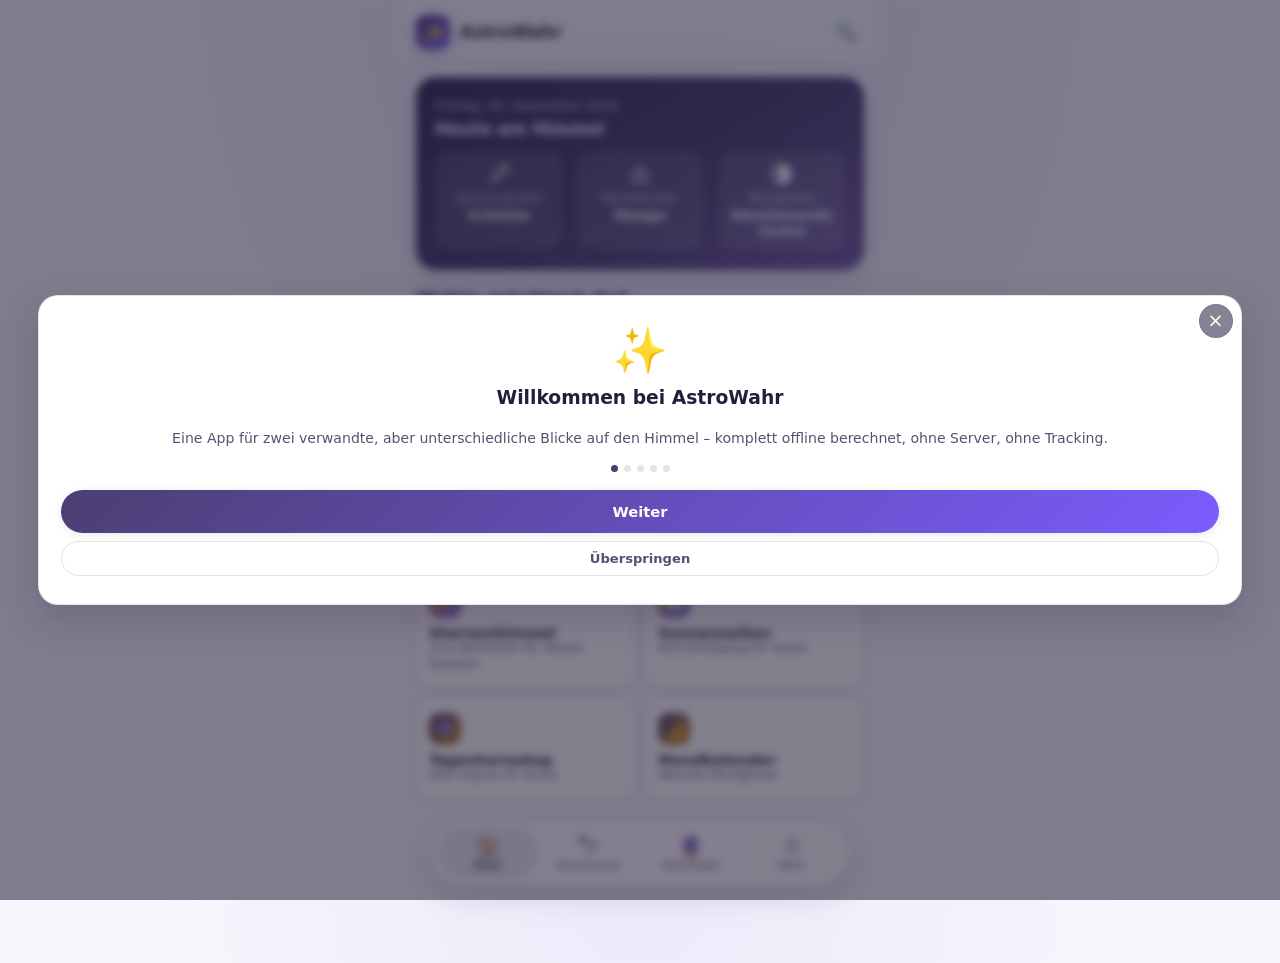
<file: index.html>
<!DOCTYPE html>
<html lang="de">
<head>
    <meta name="robots" content="noindex, nofollow">
<meta charset="UTF-8">
<meta name="viewport" content="width=device-width, initial-scale=1, maximum-scale=1, user-scalable=no, viewport-fit=cover">
<meta name="theme-color" content="#f7f6fc">
<meta name="description" content="AstroWahr – Astronomie und Astrologie: Geburtshoroskop, Tageshoroskop, Transite, Kompatibilität, Mondkalender, Tarot sowie ein live berechneter Sternenhimmel mit Zeitreise, Planeten-Fakten und Sonnenzeiten, komplett offline berechnet.">
<title>AstroWahr</title>
<link rel="manifest" href="manifest.json">
<link rel="apple-touch-icon" href="icon-180.png">
<meta name="apple-mobile-web-app-capable" content="yes">
<meta name="apple-mobile-web-app-status-bar-style" content="black-translucent">
<meta name="apple-mobile-web-app-title" content="AstroWahr">
<link rel="icon" href="icon-192.png" type="image/png">
<link rel="stylesheet" href="style.css">
<script>
(function () {
  try {
    var pref = localStorage.getItem('astrowahr.theme') || 'light';
    var effective = pref === 'system' ? (window.matchMedia && window.matchMedia('(prefers-color-scheme: dark)').matches ? 'dark' : 'light') : pref;
    if (effective === 'dark') document.documentElement.setAttribute('data-theme', 'dark');
  } catch (e) {}
})();
</script>
</head>
<body>
<div id="app">

  <header class="topbar">
    <button class="back-btn" id="backBtn" style="display:none;" aria-label="Zurück">←</button>
    <div class="brand" id="brandHeader">
      <div class="brand-badge">✨</div>
      <h1>AstroWahr</h1>
    </div>
    <button class="topbar-search-btn" id="searchBtn" aria-label="Suche">🔍</button>
  </header>

  <main id="view">

    <!-- START (Weiche: Astronomie / Astrologie) -->
    <section class="tab" id="tab-start" data-title="AstroWahr">
      <div class="hero-card">
        <div class="hero-date" id="heroDate">–</div>
        <div style="font-weight:700; font-size:1.05rem;">Heute am Himmel</div>
        <div class="hero-row" id="heroSky"></div>
      </div>
      <h2 class="section-title">Wohin möchtest du?</h2>
      <div class="bento" id="forkBento"></div>
      <h2 class="section-title">Schnellzugriff</h2>
      <div class="bento" id="quickBento"></div>
    </section>

    <!-- ASTROLOGIE (Hub) -->
    <section class="tab" id="tab-astrologie" data-title="Astrologie">
      <h2 class="section-title">Astrologie</h2>
      <div class="bento" id="astrologieBento"></div>
      <h2 class="section-title">Deine Profile</h2>
      <div id="astrologieProfiles"></div>
    </section>

    <!-- ASTRONOMIE (Hub) -->
    <section class="tab" id="tab-astronomie" data-title="Astronomie">
      <h2 class="section-title">Astronomie</h2>
      <p class="hint">Reine, unabhängig überprüfbare Himmelsmechanik und Fakten – ohne symbolische Deutung.</p>
      <div class="bento" id="astronomieBento"></div>
    </section>

    <!-- ASTRONOMIE: HIMMEL JETZT -->
    <section class="tab" id="tab-astro-live" data-title="Himmel jetzt">
      <div id="astroLiveRoot"></div>
    </section>

    <!-- ASTRONOMIE: PLANETEN-STECKBRIEFE -->
    <section class="tab" id="tab-astro-planets" data-title="Planeten-Steckbriefe">
      <div id="astroPlanetsRoot"></div>
    </section>

    <!-- ASTRONOMIE: SONNENAUF-/-UNTERGANG -->
    <section class="tab" id="tab-astro-sun" data-title="Sonnenauf-/-untergang">
      <div id="astroSunRoot"></div>
    </section>

    <!-- ASTRONOMIE: STERNBILDER & PRÄZESSION -->
    <section class="tab" id="tab-astro-precession" data-title="Sternbilder & Präzession">
      <div id="astroPrecessionRoot"></div>
    </section>

    <!-- ASTRONOMIE: JAHRESZEITEN -->
    <section class="tab" id="tab-astro-seasons" data-title="Jahreszeiten-Rechner">
      <div id="astroSeasonsRoot"></div>
    </section>

    <!-- ASTRONOMIE: STERNENHIMMEL (live, SterneWahr-Technologie) -->
    <section class="tab" id="tab-sternenhimmel" data-title="Sternenhimmel">
      <div id="sternenhimmelRoot"></div>
    </section>

    <!-- WELTRAUMKUNDE (Hub) -->
    <section class="tab" id="tab-weltraum" data-title="Weltraumkunde">
      <div id="weltraumRoot"></div>
    </section>

    <!-- WELTRAUMKUNDE: LEXIKON -->
    <section class="tab" id="tab-weltraum-lexikon" data-title="Weltraumkunde-Lexikon">
      <div id="weltraumLexikonRoot"></div>
    </section>

    <!-- WELTRAUMKUNDE: STERNENTWICKLUNG -->
    <section class="tab" id="tab-weltraum-sterne" data-title="Sternentwicklung">
      <div id="weltraumSterneRoot"></div>
    </section>

    <!-- WELTRAUMKUNDE: RAUMFAHRT-ZEITSTRAHL -->
    <section class="tab" id="tab-weltraum-zeitstrahl" data-title="Raumfahrt-Zeitstrahl">
      <div id="weltraumZeitstrahlRoot"></div>
    </section>

    <!-- TAGESHOROSKOP -->
    <section class="tab" id="tab-horoskop" data-title="Tageshoroskop">
      <p class="hint">Wähle dein Sternzeichen für den heutigen Impuls – berechnet aus echter Mond- und Planetenstellung, täglich neu.</p>
      <div class="sign-grid" id="horoskopSignGrid"></div>
      <div id="horoskopResult"></div>
    </section>

    <!-- GEBURTSHOROSKOP -->
    <section class="tab" id="tab-chart" data-title="Geburtshoroskop">
      <div id="chartRoot"></div>
    </section>

    <!-- TRANSITE -->
    <section class="tab" id="tab-transite" data-title="Transite">
      <div id="transiteRoot"></div>
    </section>

    <!-- KOMPATIBILITÄT -->
    <section class="tab" id="tab-kompat" data-title="Kompatibilität">
      <div id="kompatRoot"></div>
    </section>

    <!-- MONDKALENDER -->
    <section class="tab" id="tab-mond" data-title="Mondkalender">
      <div id="mondRoot"></div>
    </section>

    <!-- TAROT -->
    <section class="tab" id="tab-tarot" data-title="Tarot">
      <div id="tarotRoot"></div>
    </section>

    <!-- ASTRO-LEXIKON -->
    <section class="tab" id="tab-astrolex" data-title="Astro-Lexikon">
      <div id="astrolexRoot"></div>
    </section>

    <!-- MEHR -->
    <section class="tab" id="tab-mehr" data-title="Mehr">
      <div class="bento" id="mehrBento"></div>
    </section>

    <!-- ANLEITUNG -->
    <section class="tab" id="tab-anleitung" data-title="Anleitung">
      <div id="anleitungRoot" class="legal-content"></div>
    </section>

    <!-- EINSTELLUNGEN -->
    <section class="tab" id="tab-einstellungen" data-title="Einstellungen">
      <div id="einstellungenRoot"></div>
    </section>

    <!-- RECHTLICHES -->
    <section class="tab" id="tab-rechtliches" data-title="Rechtliches">
      <div id="rechtlichesRoot"></div>
    </section>

    <!-- IMPRESSUM -->
    <section class="tab" id="tab-impressum" data-title="Impressum">
      <div class="legal-content" id="impressumInline"></div>
    </section>

    <!-- DATENSCHUTZ -->
    <section class="tab" id="tab-datenschutz" data-title="Datenschutz">
      <div class="legal-content" id="datenschutzInline"></div>
    </section>

    <!-- LIZENZEN -->
    <section class="tab" id="tab-lizenzen" data-title="Quellen und Lizenzen">
      <div class="legal-content" id="lizenzenInline"></div>
    </section>

    <div class="app-footer">✨ AstroWahr<span class="fdot">·</span>Teil der „Wahr"-App-Familie</div>
  </main>

  <nav class="bottom-nav">
    <button data-tab="start"><span class="nav-glyph">🏠</span><span class="nav-label">Start</span></button>
    <button data-tab="astronomie"><span class="nav-glyph">🔭</span><span class="nav-label">Astronomie</span></button>
    <button data-tab="astrologie"><span class="nav-glyph">🔮</span><span class="nav-label">Astrologie</span></button>
    <button data-tab="mehr"><span class="nav-glyph">☰</span><span class="nav-label">Mehr</span></button>
  </nav>

  <div class="toast" id="toast"></div>

  <div class="modal-overlay" id="modalOverlay">
    <div class="modal-box" id="modalBox">
      <button class="modal-close" id="modalClose" aria-label="Schließen">×</button>
      <div class="modal-content" id="modalContent"></div>
      <div class="modal-zoom-controls" id="modalZoomControls" style="display:none;">
        <button id="zoomOutBtn">－</button>
        <button id="zoomResetBtn">100%</button>
        <button id="zoomInBtn">＋</button>
      </div>
    </div>
  </div>
</div>

<script src="no-zoom.js"></script>
<script src="astro.js"></script>
<script src="tarot-cards.js"></script>
<script src="tarot-art.js"></script>
<script src="app.js"></script>
</body>
</html>
</file>
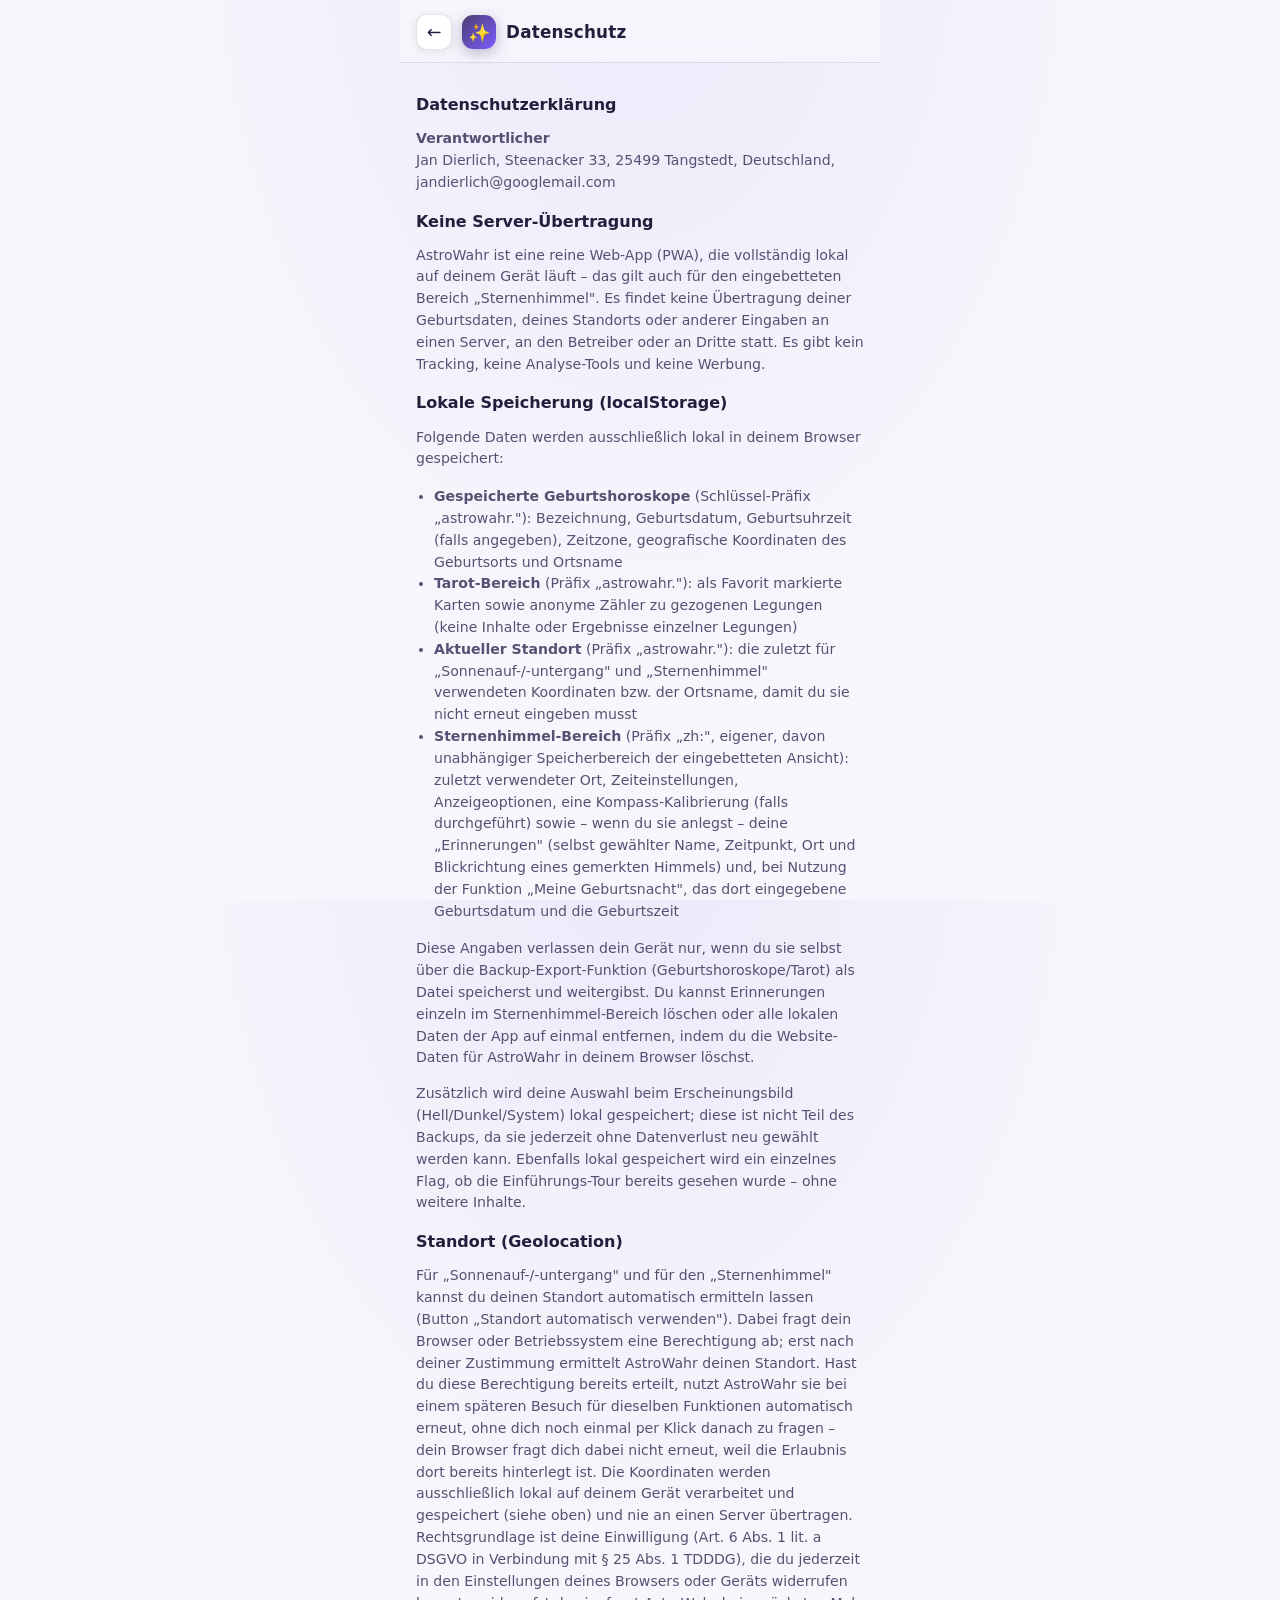
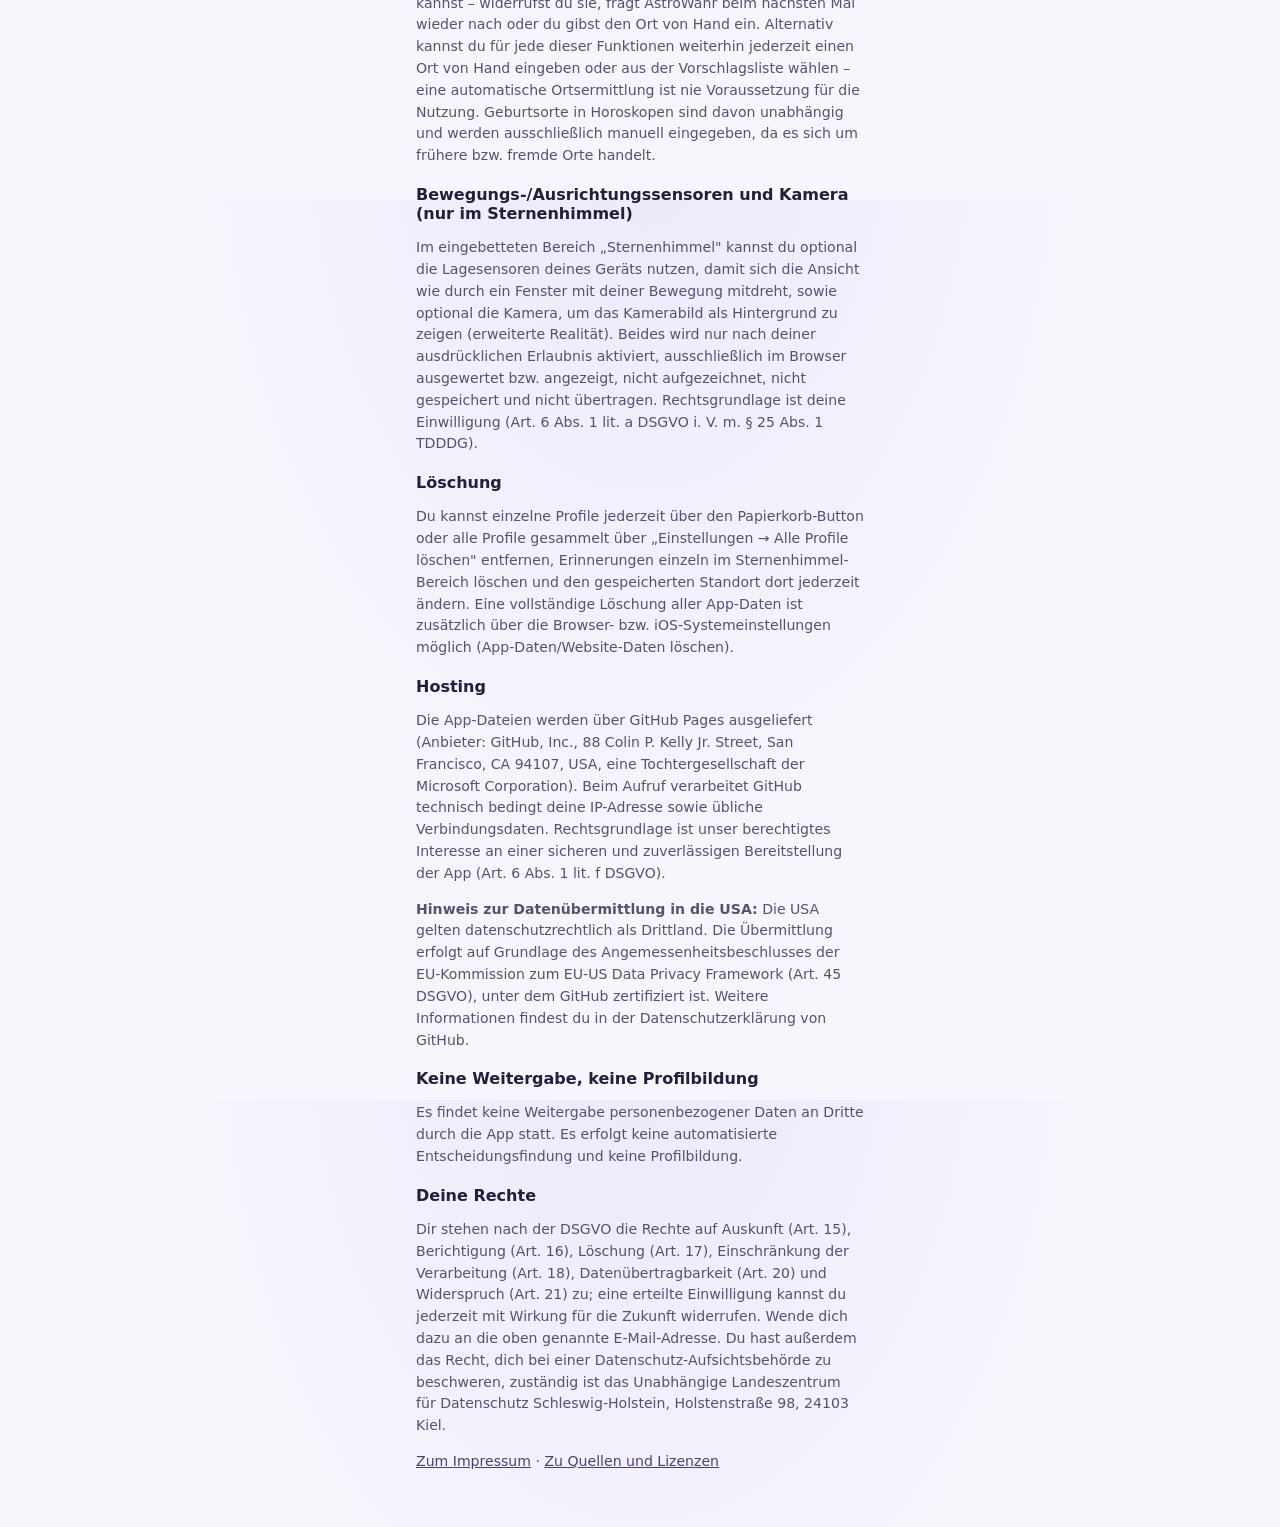
<file: datenschutz.html>
<!DOCTYPE html>
<html lang="de">
<head>
    <meta name="robots" content="noindex, nofollow">
<meta charset="UTF-8">
<meta name="viewport" content="width=device-width, initial-scale=1">
<title>Datenschutz – AstroWahr</title>
<link rel="icon" href="icon-192.png" type="image/png">
<link rel="stylesheet" href="style.css">
<script>
(function () {
  try {
    var pref = localStorage.getItem('astrowahr.theme') || 'light';
    var effective = pref === 'system' ? (window.matchMedia && window.matchMedia('(prefers-color-scheme: dark)').matches ? 'dark' : 'light') : pref;
    if (effective === 'dark') document.documentElement.setAttribute('data-theme', 'dark');
  } catch (e) {}
})();
</script>
</head>
<body>
<div id="app">
  <header class="topbar"><a href="index.html" class="back-btn" style="display:flex; text-decoration:none;">←</a><div class="brand"><div class="brand-badge">✨</div><h1>Datenschutz</h1></div></header>
  <main id="view" style="padding-bottom:40px;">
    <div class="legal-content">
      <h3>Datenschutzerklärung</h3>
      <p><b>Verantwortlicher</b><br>Jan Dierlich, Steenacker 33, 25499 Tangstedt, Deutschland, jandierlich@googlemail.com</p>
      <h3>Keine Server-Übertragung</h3>
      <p>AstroWahr ist eine reine Web-App (PWA), die vollständig lokal auf deinem Gerät läuft – das gilt auch für den eingebetteten Bereich „Sternenhimmel". Es findet keine Übertragung deiner Geburtsdaten, deines Standorts oder anderer Eingaben an einen Server, an den Betreiber oder an Dritte statt. Es gibt kein Tracking, keine Analyse-Tools und keine Werbung.</p>
      <h3>Lokale Speicherung (localStorage)</h3>
      <p>Folgende Daten werden ausschließlich lokal in deinem Browser gespeichert:</p>
      <ul>
        <li><b>Gespeicherte Geburtshoroskope</b> (Schlüssel-Präfix „astrowahr."): Bezeichnung, Geburtsdatum, Geburtsuhrzeit (falls angegeben), Zeitzone, geografische Koordinaten des Geburtsorts und Ortsname</li>
        <li><b>Tarot-Bereich</b> (Präfix „astrowahr."): als Favorit markierte Karten sowie anonyme Zähler zu gezogenen Legungen (keine Inhalte oder Ergebnisse einzelner Legungen)</li>
        <li><b>Aktueller Standort</b> (Präfix „astrowahr."): die zuletzt für „Sonnenauf-/-untergang" und „Sternenhimmel" verwendeten Koordinaten bzw. der Ortsname, damit du sie nicht erneut eingeben musst</li>
        <li><b>Sternenhimmel-Bereich</b> (Präfix „zh:", eigener, davon unabhängiger Speicherbereich der eingebetteten Ansicht): zuletzt verwendeter Ort, Zeiteinstellungen, Anzeigeoptionen, eine Kompass-Kalibrierung (falls durchgeführt) sowie – wenn du sie anlegst – deine „Erinnerungen" (selbst gewählter Name, Zeitpunkt, Ort und Blickrichtung eines gemerkten Himmels) und, bei Nutzung der Funktion „Meine Geburtsnacht", das dort eingegebene Geburtsdatum und die Geburtszeit</li>
      </ul>
      <p>Diese Angaben verlassen dein Gerät nur, wenn du sie selbst über die Backup-Export-Funktion (Geburtshoroskope/Tarot) als Datei speicherst und weitergibst. Du kannst Erinnerungen einzeln im Sternenhimmel-Bereich löschen oder alle lokalen Daten der App auf einmal entfernen, indem du die Website-Daten für AstroWahr in deinem Browser löschst.</p>
      <p>Zusätzlich wird deine Auswahl beim Erscheinungsbild (Hell/Dunkel/System) lokal gespeichert; diese ist nicht Teil des Backups, da sie jederzeit ohne Datenverlust neu gewählt werden kann. Ebenfalls lokal gespeichert wird ein einzelnes Flag, ob die Einführungs-Tour bereits gesehen wurde – ohne weitere Inhalte.</p>
      <h3>Standort (Geolocation)</h3>
      <p>Für „Sonnenauf-/-untergang" und für den „Sternenhimmel" kannst du deinen Standort automatisch ermitteln lassen (Button „Standort automatisch verwenden"). Dabei fragt dein Browser oder Betriebssystem eine Berechtigung ab; erst nach deiner Zustimmung ermittelt AstroWahr deinen Standort. Hast du diese Berechtigung bereits erteilt, nutzt AstroWahr sie bei einem späteren Besuch für dieselben Funktionen automatisch erneut, ohne dich noch einmal per Klick danach zu fragen – dein Browser fragt dich dabei nicht erneut, weil die Erlaubnis dort bereits hinterlegt ist. Die Koordinaten werden ausschließlich lokal auf deinem Gerät verarbeitet und gespeichert (siehe oben) und nie an einen Server übertragen. Rechtsgrundlage ist deine Einwilligung (Art. 6 Abs. 1 lit. a DSGVO in Verbindung mit § 25 Abs. 1 TDDDG), die du jederzeit in den Einstellungen deines Browsers oder Geräts widerrufen kannst – widerrufst du sie, fragt AstroWahr beim nächsten Mal wieder nach oder du gibst den Ort von Hand ein. Alternativ kannst du für jede dieser Funktionen weiterhin jederzeit einen Ort von Hand eingeben oder aus der Vorschlagsliste wählen – eine automatische Ortsermittlung ist nie Voraussetzung für die Nutzung. Geburtsorte in Horoskopen sind davon unabhängig und werden ausschließlich manuell eingegeben, da es sich um frühere bzw. fremde Orte handelt.</p>
      <h3>Bewegungs-/Ausrichtungssensoren und Kamera (nur im Sternenhimmel)</h3>
      <p>Im eingebetteten Bereich „Sternenhimmel" kannst du optional die Lagesensoren deines Geräts nutzen, damit sich die Ansicht wie durch ein Fenster mit deiner Bewegung mitdreht, sowie optional die Kamera, um das Kamerabild als Hintergrund zu zeigen (erweiterte Realität). Beides wird nur nach deiner ausdrücklichen Erlaubnis aktiviert, ausschließlich im Browser ausgewertet bzw. angezeigt, nicht aufgezeichnet, nicht gespeichert und nicht übertragen. Rechtsgrundlage ist deine Einwilligung (Art. 6 Abs. 1 lit. a DSGVO i. V. m. § 25 Abs. 1 TDDDG).</p>
      <h3>Löschung</h3>
      <p>Du kannst einzelne Profile jederzeit über den Papierkorb-Button oder alle Profile gesammelt über „Einstellungen → Alle Profile löschen" entfernen, Erinnerungen einzeln im Sternenhimmel-Bereich löschen und den gespeicherten Standort dort jederzeit ändern. Eine vollständige Löschung aller App-Daten ist zusätzlich über die Browser- bzw. iOS-Systemeinstellungen möglich (App-Daten/Website-Daten löschen).</p>
      <h3>Hosting</h3>
      <p>Die App-Dateien werden über GitHub Pages ausgeliefert (Anbieter: GitHub, Inc., 88 Colin P. Kelly Jr. Street, San Francisco, CA 94107, USA, eine Tochtergesellschaft der Microsoft Corporation). Beim Aufruf verarbeitet GitHub technisch bedingt deine IP-Adresse sowie übliche Verbindungsdaten. Rechtsgrundlage ist unser berechtigtes Interesse an einer sicheren und zuverlässigen Bereitstellung der App (Art. 6 Abs. 1 lit. f DSGVO).</p>
      <p><b>Hinweis zur Datenübermittlung in die USA:</b> Die USA gelten datenschutzrechtlich als Drittland. Die Übermittlung erfolgt auf Grundlage des Angemessenheitsbeschlusses der EU-Kommission zum EU-US Data Privacy Framework (Art. 45 DSGVO), unter dem GitHub zertifiziert ist. Weitere Informationen findest du in der Datenschutzerklärung von GitHub.</p>
      <h3>Keine Weitergabe, keine Profilbildung</h3>
      <p>Es findet keine Weitergabe personenbezogener Daten an Dritte durch die App statt. Es erfolgt keine automatisierte Entscheidungsfindung und keine Profilbildung.</p>
      <h3>Deine Rechte</h3>
      <p>Dir stehen nach der DSGVO die Rechte auf Auskunft (Art. 15), Berichtigung (Art. 16), Löschung (Art. 17), Einschränkung der Verarbeitung (Art. 18), Datenübertragbarkeit (Art. 20) und Widerspruch (Art. 21) zu; eine erteilte Einwilligung kannst du jederzeit mit Wirkung für die Zukunft widerrufen. Wende dich dazu an die oben genannte E-Mail-Adresse. Du hast außerdem das Recht, dich bei einer Datenschutz-Aufsichtsbehörde zu beschweren, zuständig ist das Unabhängige Landeszentrum für Datenschutz Schleswig-Holstein, Holstenstraße 98, 24103 Kiel.</p>
      <p><a href="impressum.html">Zum Impressum</a> · <a href="lizenzen.html">Zu Quellen und Lizenzen</a></p>
    </div>
  </main>
</div>
</body>
</html>
</file>
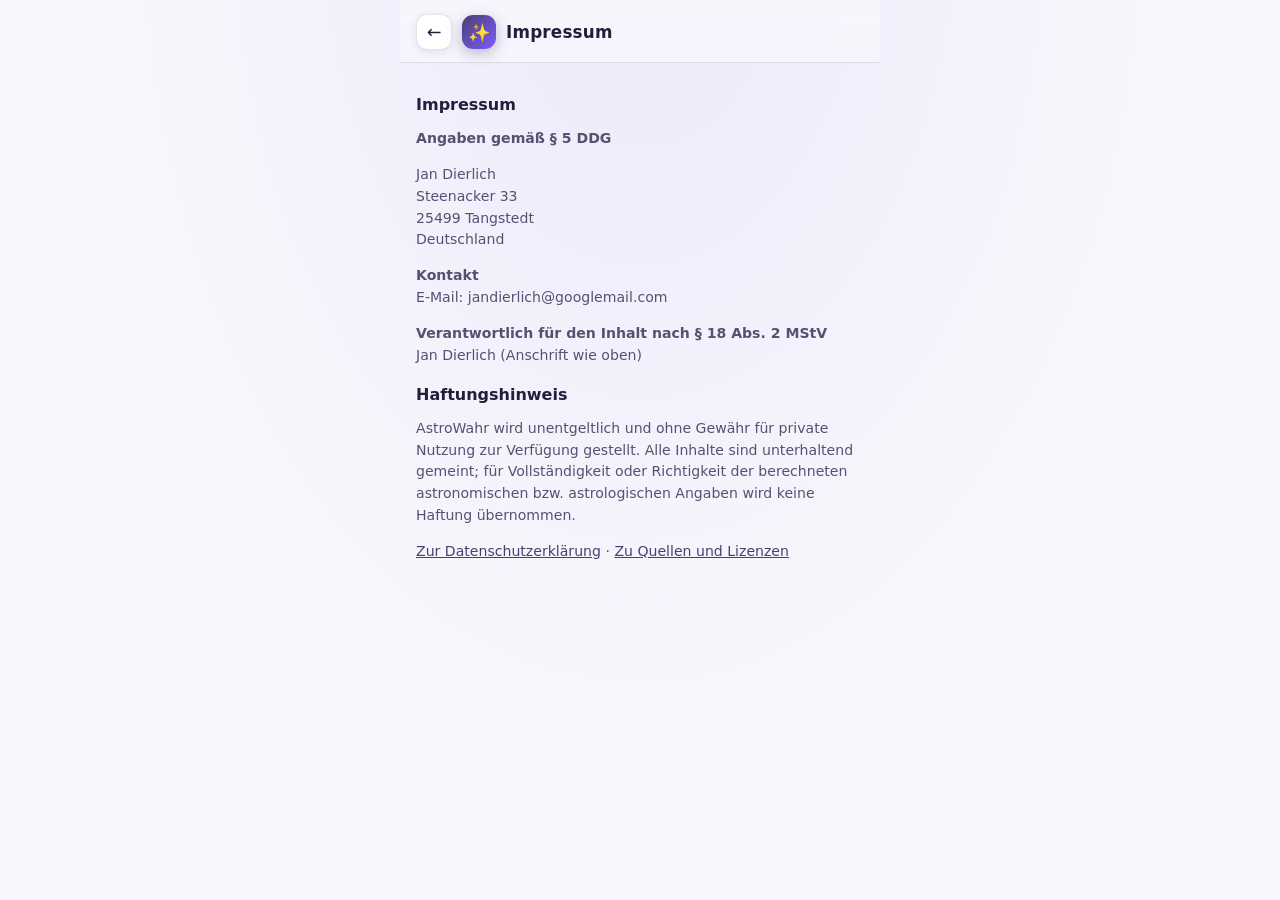
<file: impressum.html>
<!DOCTYPE html>
<html lang="de">
<head>
    <meta name="robots" content="noindex, nofollow">
<meta charset="UTF-8">
<meta name="viewport" content="width=device-width, initial-scale=1">
<title>Impressum – AstroWahr</title>
<link rel="icon" href="icon-192.png" type="image/png">
<link rel="stylesheet" href="style.css">
<script>
(function () {
  try {
    var pref = localStorage.getItem('astrowahr.theme') || 'light';
    var effective = pref === 'system' ? (window.matchMedia && window.matchMedia('(prefers-color-scheme: dark)').matches ? 'dark' : 'light') : pref;
    if (effective === 'dark') document.documentElement.setAttribute('data-theme', 'dark');
  } catch (e) {}
})();
</script>
</head>
<body>
<div id="app">
  <header class="topbar"><a href="index.html" class="back-btn" style="display:flex; text-decoration:none;">←</a><div class="brand"><div class="brand-badge">✨</div><h1>Impressum</h1></div></header>
  <main id="view" style="padding-bottom:40px;">
    <div class="legal-content">
      <h3>Impressum</h3>
      <p><b>Angaben gemäß § 5 DDG</b></p>
      <p>Jan Dierlich<br>Steenacker 33<br>25499 Tangstedt<br>Deutschland</p>
      <p><b>Kontakt</b><br>E-Mail: jandierlich@googlemail.com</p>
      <p><b>Verantwortlich für den Inhalt nach § 18 Abs. 2 MStV</b><br>Jan Dierlich (Anschrift wie oben)</p>
      <h3>Haftungshinweis</h3>
      <p>AstroWahr wird unentgeltlich und ohne Gewähr für private Nutzung zur Verfügung gestellt. Alle Inhalte sind unterhaltend gemeint; für Vollständigkeit oder Richtigkeit der berechneten astronomischen bzw. astrologischen Angaben wird keine Haftung übernommen.</p>
      <p><a href="datenschutz.html">Zur Datenschutzerklärung</a> · <a href="lizenzen.html">Zu Quellen und Lizenzen</a></p>
    </div>
  </main>
</div>
</body>
</html>
</file>
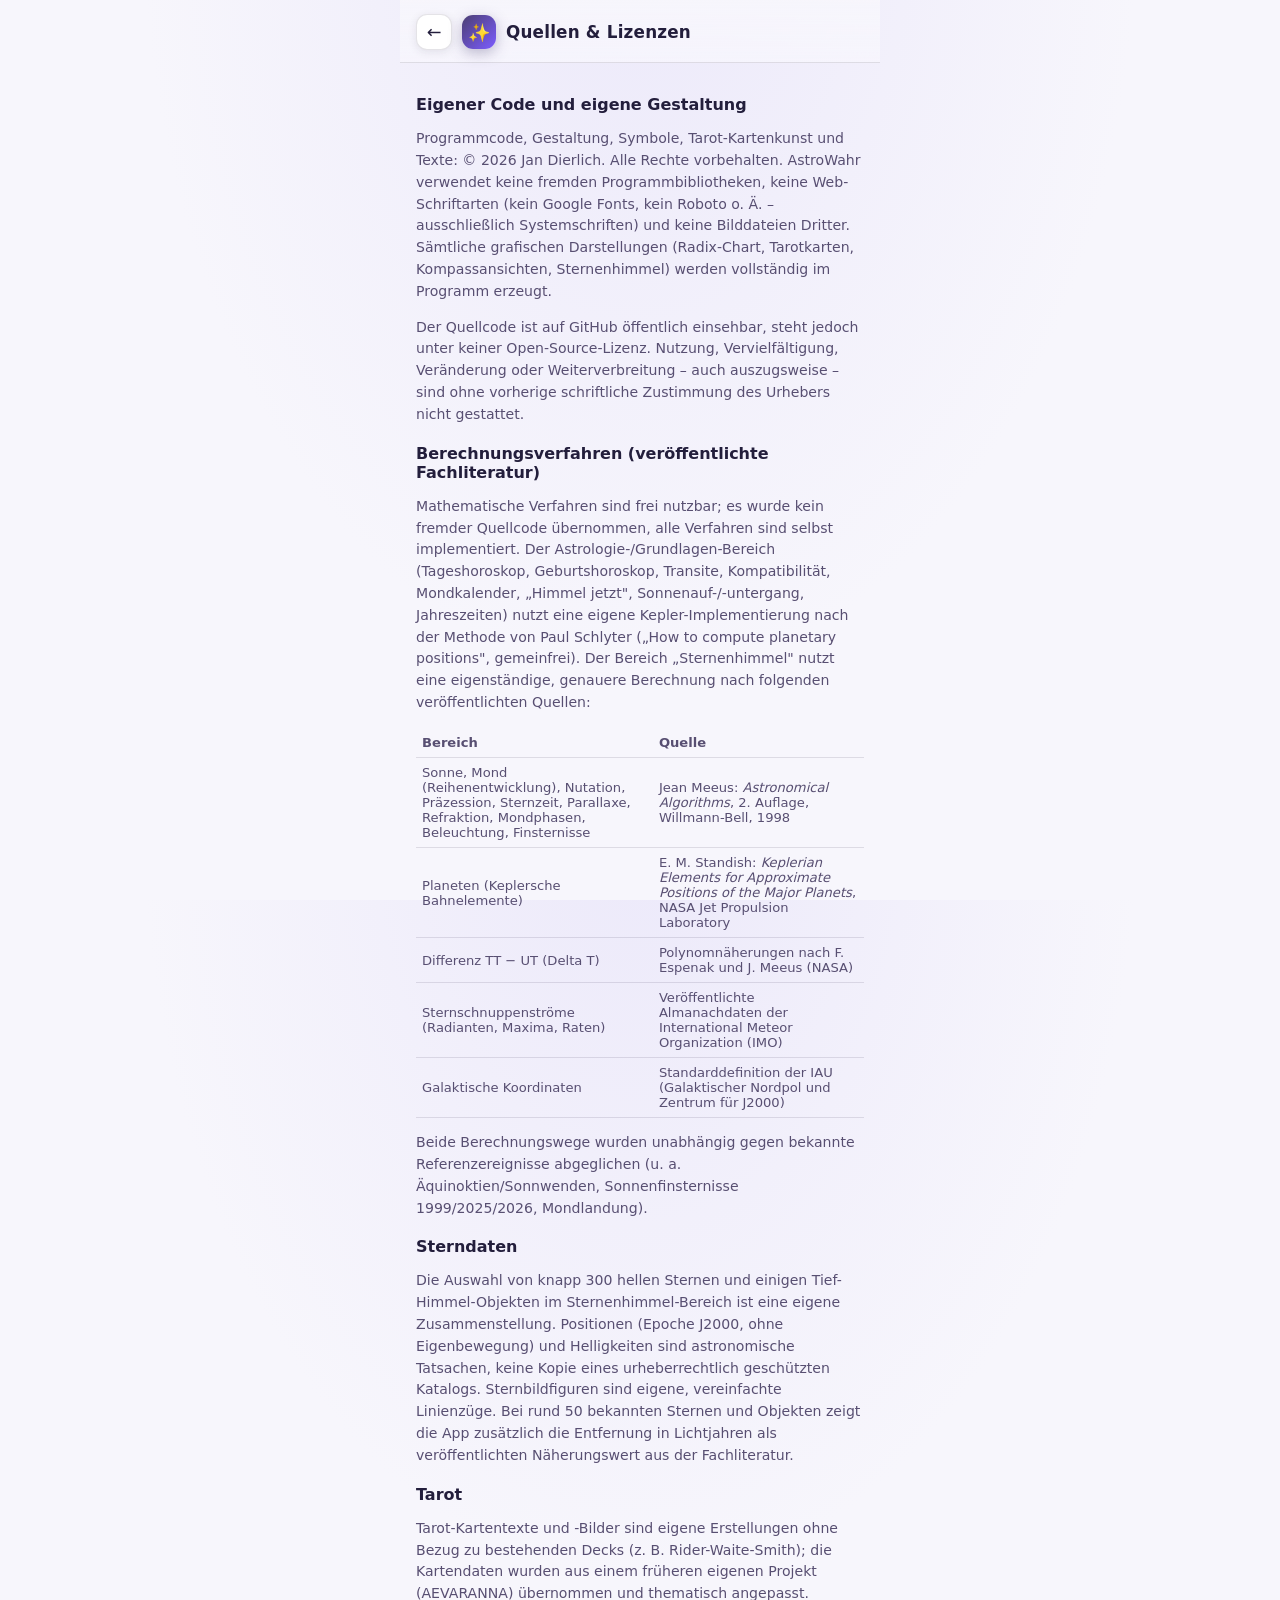
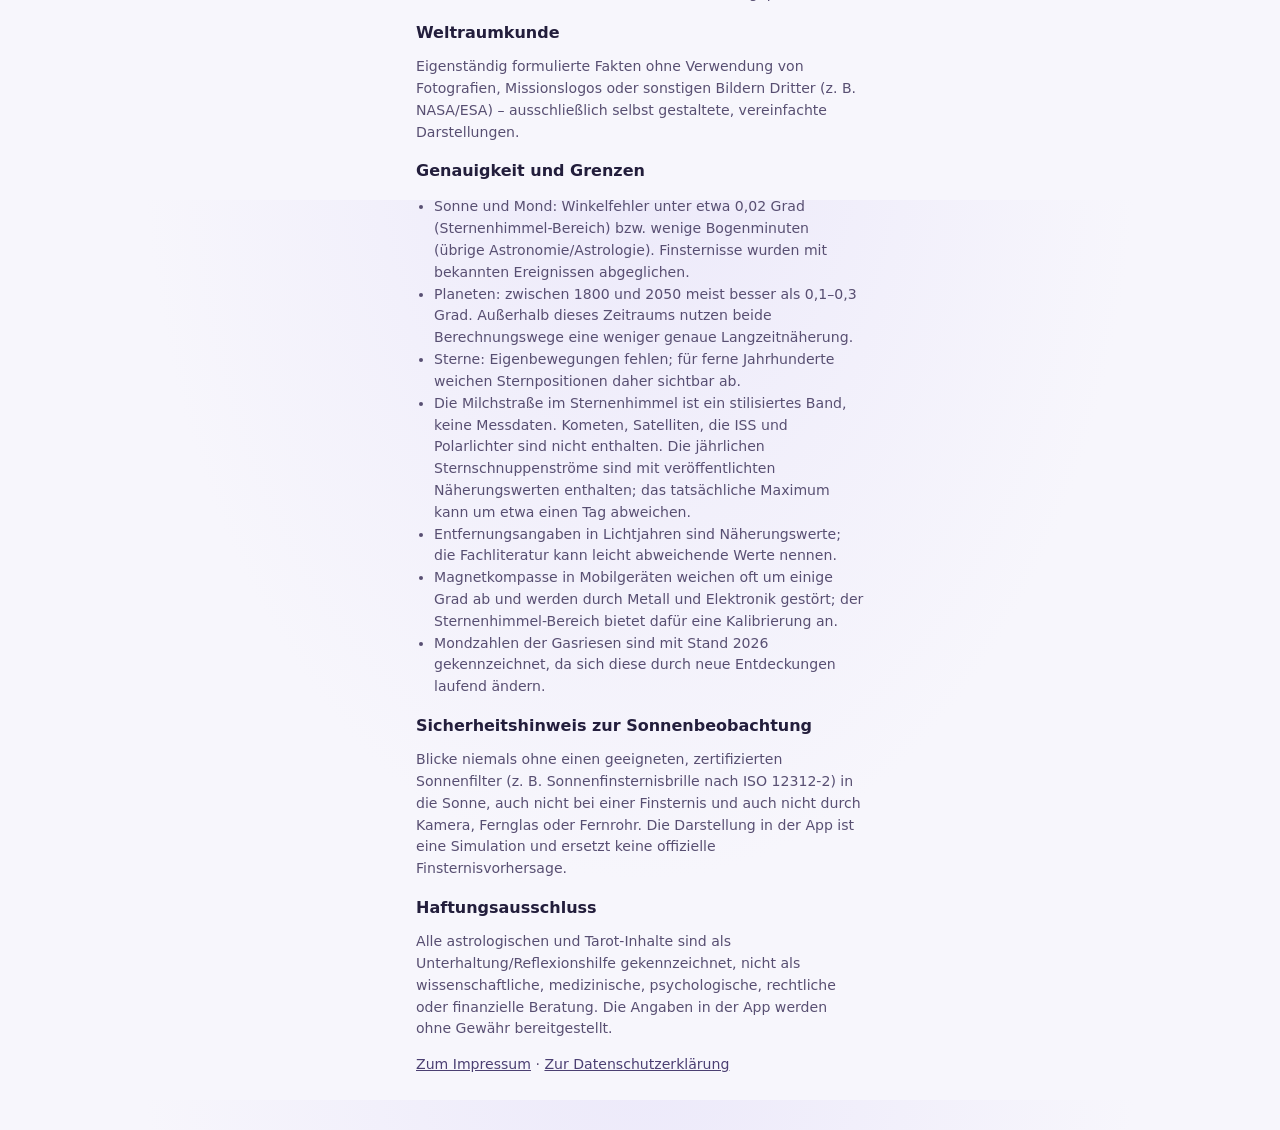
<file: lizenzen.html>
<!DOCTYPE html>
<html lang="de">
<head>
    <meta name="robots" content="noindex, nofollow">
<meta charset="UTF-8">
<meta name="viewport" content="width=device-width, initial-scale=1">
<title>Quellen und Lizenzen – AstroWahr</title>
<link rel="icon" href="icon-192.png" type="image/png">
<link rel="stylesheet" href="style.css">
<script>
(function () {
  try {
    var pref = localStorage.getItem('astrowahr.theme') || 'light';
    var effective = pref === 'system' ? (window.matchMedia && window.matchMedia('(prefers-color-scheme: dark)').matches ? 'dark' : 'light') : pref;
    if (effective === 'dark') document.documentElement.setAttribute('data-theme', 'dark');
  } catch (e) {}
})();
</script>
</head>
<body>
<div id="app">
  <header class="topbar"><a href="index.html" class="back-btn" style="display:flex; text-decoration:none;">←</a><div class="brand"><div class="brand-badge">✨</div><h1>Quellen &amp; Lizenzen</h1></div></header>
  <main id="view" style="padding-bottom:40px;">
    <div class="legal-content">
      <h3>Eigener Code und eigene Gestaltung</h3>
      <p>Programmcode, Gestaltung, Symbole, Tarot-Kartenkunst und Texte: © 2026 Jan Dierlich. Alle Rechte vorbehalten. AstroWahr verwendet keine fremden Programmbibliotheken, keine Web-Schriftarten (kein Google Fonts, kein Roboto o. Ä. – ausschließlich Systemschriften) und keine Bilddateien Dritter. Sämtliche grafischen Darstellungen (Radix-Chart, Tarotkarten, Kompassansichten, Sternenhimmel) werden vollständig im Programm erzeugt.</p>
      <p class="hint">Der Quellcode ist auf GitHub öffentlich einsehbar, steht jedoch unter keiner Open-Source-Lizenz. Nutzung, Vervielfältigung, Veränderung oder Weiterverbreitung – auch auszugsweise – sind ohne vorherige schriftliche Zustimmung des Urhebers nicht gestattet.</p>
      <h3>Berechnungsverfahren (veröffentlichte Fachliteratur)</h3>
      <p>Mathematische Verfahren sind frei nutzbar; es wurde kein fremder Quellcode übernommen, alle Verfahren sind selbst implementiert. Der Astrologie-/Grundlagen-Bereich (Tageshoroskop, Geburtshoroskop, Transite, Kompatibilität, Mondkalender, „Himmel jetzt", Sonnenauf-/-untergang, Jahreszeiten) nutzt eine eigene Kepler-Implementierung nach der Methode von Paul Schlyter („How to compute planetary positions", gemeinfrei). Der Bereich „Sternenhimmel" nutzt eine eigenständige, genauere Berechnung nach folgenden veröffentlichten Quellen:</p>
      <table>
        <tr><th>Bereich</th><th>Quelle</th></tr>
        <tr><td>Sonne, Mond (Reihenentwicklung), Nutation, Präzession, Sternzeit, Parallaxe, Refraktion, Mondphasen, Beleuchtung, Finsternisse</td><td>Jean Meeus: <i>Astronomical Algorithms</i>, 2. Auflage, Willmann-Bell, 1998</td></tr>
        <tr><td>Planeten (Keplersche Bahnelemente)</td><td>E. M. Standish: <i>Keplerian Elements for Approximate Positions of the Major Planets</i>, NASA Jet Propulsion Laboratory</td></tr>
        <tr><td>Differenz TT − UT (Delta T)</td><td>Polynomnäherungen nach F. Espenak und J. Meeus (NASA)</td></tr>
        <tr><td>Sternschnuppenströme (Radianten, Maxima, Raten)</td><td>Veröffentlichte Almanachdaten der International Meteor Organization (IMO)</td></tr>
        <tr><td>Galaktische Koordinaten</td><td>Standarddefinition der IAU (Galaktischer Nordpol und Zentrum für J2000)</td></tr>
      </table>
      <p>Beide Berechnungswege wurden unabhängig gegen bekannte Referenzereignisse abgeglichen (u. a. Äquinoktien/Sonnwenden, Sonnenfinsternisse 1999/2025/2026, Mondlandung).</p>
      <h3>Sterndaten</h3>
      <p>Die Auswahl von knapp 300 hellen Sternen und einigen Tief-Himmel-Objekten im Sternenhimmel-Bereich ist eine eigene Zusammenstellung. Positionen (Epoche J2000, ohne Eigenbewegung) und Helligkeiten sind astronomische Tatsachen, keine Kopie eines urheberrechtlich geschützten Katalogs. Sternbildfiguren sind eigene, vereinfachte Linienzüge. Bei rund 50 bekannten Sternen und Objekten zeigt die App zusätzlich die Entfernung in Lichtjahren als veröffentlichten Näherungswert aus der Fachliteratur.</p>
      <h3>Tarot</h3>
      <p>Tarot-Kartentexte und -Bilder sind eigene Erstellungen ohne Bezug zu bestehenden Decks (z. B. Rider-Waite-Smith); die Kartendaten wurden aus einem früheren eigenen Projekt (AEVARANNA) übernommen und thematisch angepasst.</p>
      <h3>Weltraumkunde</h3>
      <p>Eigenständig formulierte Fakten ohne Verwendung von Fotografien, Missionslogos oder sonstigen Bildern Dritter (z. B. NASA/ESA) – ausschließlich selbst gestaltete, vereinfachte Darstellungen.</p>
      <h3>Genauigkeit und Grenzen</h3>
      <ul>
        <li>Sonne und Mond: Winkelfehler unter etwa 0,02 Grad (Sternenhimmel-Bereich) bzw. wenige Bogenminuten (übrige Astronomie/Astrologie). Finsternisse wurden mit bekannten Ereignissen abgeglichen.</li>
        <li>Planeten: zwischen 1800 und 2050 meist besser als 0,1–0,3 Grad. Außerhalb dieses Zeitraums nutzen beide Berechnungswege eine weniger genaue Langzeitnäherung.</li>
        <li>Sterne: Eigenbewegungen fehlen; für ferne Jahrhunderte weichen Sternpositionen daher sichtbar ab.</li>
        <li>Die Milchstraße im Sternenhimmel ist ein stilisiertes Band, keine Messdaten. Kometen, Satelliten, die ISS und Polarlichter sind nicht enthalten. Die jährlichen Sternschnuppenströme sind mit veröffentlichten Näherungswerten enthalten; das tatsächliche Maximum kann um etwa einen Tag abweichen.</li>
        <li>Entfernungsangaben in Lichtjahren sind Näherungswerte; die Fachliteratur kann leicht abweichende Werte nennen.</li>
        <li>Magnetkompasse in Mobilgeräten weichen oft um einige Grad ab und werden durch Metall und Elektronik gestört; der Sternenhimmel-Bereich bietet dafür eine Kalibrierung an.</li>
        <li>Mondzahlen der Gasriesen sind mit Stand 2026 gekennzeichnet, da sich diese durch neue Entdeckungen laufend ändern.</li>
      </ul>
      <h3>Sicherheitshinweis zur Sonnenbeobachtung</h3>
      <p>Blicke niemals ohne einen geeigneten, zertifizierten Sonnenfilter (z. B. Sonnenfinsternisbrille nach ISO 12312-2) in die Sonne, auch nicht bei einer Finsternis und auch nicht durch Kamera, Fernglas oder Fernrohr. Die Darstellung in der App ist eine Simulation und ersetzt keine offizielle Finsternisvorhersage.</p>
      <h3>Haftungsausschluss</h3>
      <p>Alle astrologischen und Tarot-Inhalte sind als Unterhaltung/Reflexionshilfe gekennzeichnet, nicht als wissenschaftliche, medizinische, psychologische, rechtliche oder finanzielle Beratung. Die Angaben in der App werden ohne Gewähr bereitgestellt.</p>
      <p><a href="impressum.html">Zum Impressum</a> · <a href="datenschutz.html">Zur Datenschutzerklärung</a></p>
    </div>
  </main>
</div>
</body>
</html>
</file>
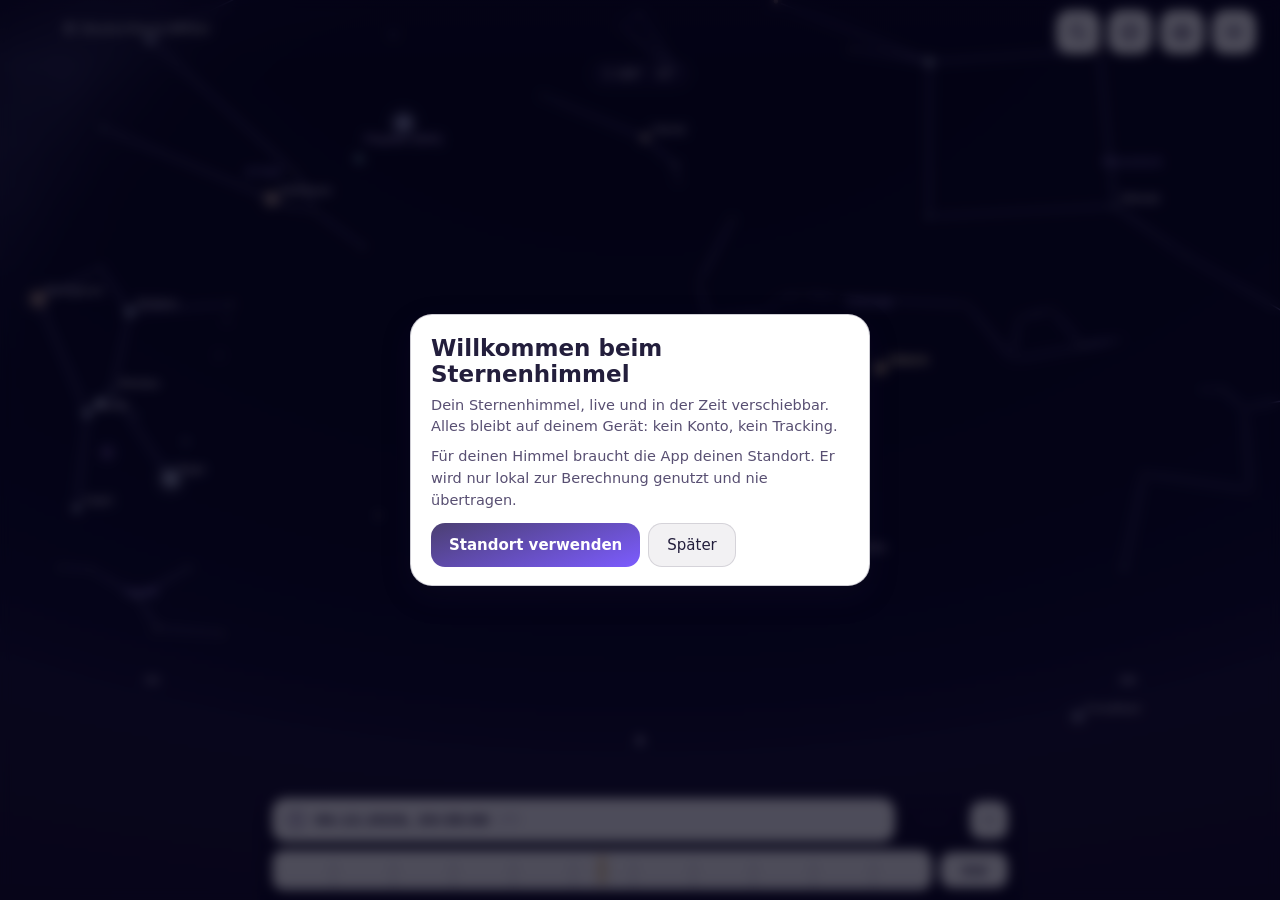
<file: sternewahr-index.html>
<!DOCTYPE html>
<html lang="de">
<head>
<meta charset="utf-8">
<title>Sternenhimmel – AstroWahr</title>
<meta name="viewport" content="width=device-width, initial-scale=1, viewport-fit=cover, user-scalable=no">
<meta name="robots" content="noindex, nofollow">
<link rel="stylesheet" href="sternewahr-style.css">
<style>html,body{background:#0b0921;}</style>
</head>
<body>

<svg width="0" height="0" style="position:absolute" aria-hidden="true">
  <defs>
    <symbol id="i-mark" viewBox="0 0 24 24"><path d="M14.2 3.2a8 8 0 108.6 8.6A6.4 6.4 0 0114.2 3.2z"/><path d="M19.2 4.6l.7 1.7 1.7.7-1.7.7-.7 1.7-.7-1.7-1.7-.7 1.7-.7z" fill="currentColor" stroke="none"/></symbol>
    <symbol id="i-search" viewBox="0 0 24 24"><circle cx="10.5" cy="10.5" r="6.5"/><path d="M15.5 15.5L21 21"/></symbol>
    <symbol id="i-sensor" viewBox="0 0 24 24"><circle cx="12" cy="12" r="9"/><path d="M15.6 8.4l-2 5.2-5.2 2 2-5.2z"/></symbol>
    <symbol id="i-camera" viewBox="0 0 24 24"><path d="M4 8h3l1.6-2.4h6.8L17 8h3v11H4z"/><circle cx="12" cy="13" r="3.6"/></symbol>
    <symbol id="i-menu" viewBox="0 0 24 24"><path d="M4 7h16M4 12h16M4 17h16"/></symbol>
    <symbol id="i-close" viewBox="0 0 24 24"><path d="M6 6l12 12M18 6L6 18"/></symbol>
    <symbol id="i-play" viewBox="0 0 24 24"><path d="M8 5.5v13l10-6.5z"/></symbol>
    <symbol id="i-pause" viewBox="0 0 24 24"><path d="M8 5.5v13M16 5.5v13"/></symbol>
    <symbol id="i-rev" viewBox="0 0 24 24"><path d="M16 5.5v13l-10-6.5z"/></symbol>
    <symbol id="i-chev" viewBox="0 0 24 24"><path d="M6 14l6-6 6 6"/></symbol>
    <symbol id="i-pin" viewBox="0 0 24 24"><path d="M12 21s-6.5-5.6-6.5-11a6.5 6.5 0 0113 0c0 5.4-6.5 11-6.5 11z"/><circle cx="12" cy="10" r="2.4"/></symbol>
    <symbol id="i-target" viewBox="0 0 24 24"><circle cx="12" cy="12" r="6"/><path d="M12 3v4M12 17v4M3 12h4M17 12h4"/></symbol>
    <symbol id="i-sun" viewBox="0 0 24 24"><circle cx="12" cy="12" r="4"/><path d="M12 3v2.5M12 18.5V21M3 12h2.5M18.5 12H21M5.6 5.6l1.8 1.8M16.6 16.6l1.8 1.8M18.4 5.6l-1.8 1.8M7.4 16.6l-1.8 1.8"/></symbol>
    <symbol id="i-moon" viewBox="0 0 24 24"><path d="M19.5 14.5A8 8 0 019.5 4.5a8 8 0 1010 10z"/></symbol>
    <symbol id="i-clock" viewBox="0 0 24 24"><circle cx="12" cy="12" r="9"/><path d="M12 7v5.2l3.4 2"/></symbol>
  </defs>
</svg>

<video id="cam" playsinline muted autoplay></video>
<canvas id="sky" aria-label="Sternenhimmel" role="img"></canvas>

<header id="top">
  <div id="brand">
    <button id="placeBtn" class="linkbtn" aria-label="Ort ändern"><svg class="ic"><use href="#i-pin"/></svg><span id="place">Ort</span></button>
  </div>
  <div id="tools">
    <button class="ibtn" id="bSearch" aria-label="Suchen"><svg class="ic"><use href="#i-search"/></svg></button>
    <button class="ibtn" id="bSensor" aria-label="Live-Ausrichtung mit Lagesensor" aria-pressed="false"><svg class="ic"><use href="#i-sensor"/></svg></button>
    <button class="ibtn" id="bCam" aria-label="Kamerabild als Hintergrund" aria-pressed="false"><svg class="ic"><use href="#i-camera"/></svg></button>
    <button class="ibtn" id="bMenu" aria-label="Menü"><svg class="ic"><use href="#i-menu"/></svg></button>
  </div>
</header>

<div id="hud" aria-live="off"><span id="hudTxt">S 180° · 30°</span></div>
<div id="calib" hidden>
  <span id="calibTxt">Ziel mittig ausrichten, dann bestätigen</span>
  <button class="btn small" id="calibOk">Passt</button>
  <button class="btn small ghost" id="calibReset">Zurücksetzen</button>
</div>
<div id="toast" role="status"></div>

<section id="card" hidden aria-live="polite">
  <div class="card-head">
    <div>
      <h2 id="cardTitle">Objekt</h2>
      <p id="cardSub">Art</p>
    </div>
    <button class="ibtn small" id="cardClose" aria-label="Schließen"><svg class="ic"><use href="#i-close"/></svg></button>
  </div>
  <div id="cardRows"></div>
  <div class="card-actions">
    <button class="btn small" id="cardGoto"><svg class="ic"><use href="#i-target"/></svg>Hinschwenken</button>
    <button class="btn small ghost" id="cardZoom">Nah heran</button>
  </div>
</section>

<footer id="timebar">
  <div class="tb-row">
    <button id="timeBtn" class="timebtn" aria-label="Datum und Uhrzeit wählen"><svg class="ic"><use href="#i-clock"/></svg><span id="timeTxt">…</span><small id="timeZone"></small></button>
    <button id="nowBtn" class="btn small">Jetzt</button>
    <button id="tbToggle" class="ibtn small" aria-label="Zeitraffer und Einheiten ein-/ausblenden" aria-expanded="false"><svg class="ic"><use href="#i-chev"/></svg></button>
  </div>
  <div class="tb-speed" id="tbSpeed" hidden>
    <div class="tb-speed-row">
      <button class="ibtn small" id="spRev" aria-label="Rückwärts" aria-pressed="false"><svg class="ic"><use href="#i-rev"/></svg></button>
      <button class="ibtn small" id="spPlay" aria-label="Pause / Weiter"><svg class="ic" id="spPlayIc"><use href="#i-pause"/></svg></button>
      <div class="chips" id="speedChips" role="group" aria-label="Zeitraffer"></div>
    </div>
    <div class="chips" id="unitChips" role="group" aria-label="Schrittweite beim Verschieben"></div>
  </div>
  <div class="tb-scrub">
    <div id="scrub" role="slider" aria-label="Zeit verschieben (ziehen)" tabindex="0"><div id="scrubTicks"></div><div id="scrubMark"></div></div>
    <button class="chip" id="unitBtn" aria-label="Schrittweite wechseln">Std</button>
  </div>
</footer>

<div id="searchWrap" hidden>
  <div class="search-box">
    <svg class="ic"><use href="#i-search"/></svg>
    <input id="searchIn" type="search" placeholder="Stern, Planet, Sternbild, Objekt …" autocomplete="off" autocapitalize="off" spellcheck="false" aria-label="Suchen">
    <button class="ibtn small" id="searchClose" aria-label="Suche schließen"><svg class="ic"><use href="#i-close"/></svg></button>
  </div>
  <ul id="searchRes"></ul>
</div>

<div id="scrim" hidden></div>
<section id="sheet" hidden aria-label="Menü">
  <div class="grab"></div>
  <div class="tabs-wrap">
    <nav id="tabs" role="tablist">
      <button role="tab" data-tab="ueber" class="on">Heute</button>
      <button role="tab" data-tab="entdecken">Entdecken</button>
      <button role="tab" data-tab="erinnerungen">Erinnerungen</button>
      <button role="tab" data-tab="zeit">Zeit</button>
      <button role="tab" data-tab="ebenen">Ansicht</button>
      <button role="tab" data-tab="ort">Ort</button>
      <button role="tab" data-tab="info">Info</button>
    </nav>
    <div class="tabs-fade" id="tabsFade" aria-hidden="true"></div>
  </div>
  <div id="sheetBody"></div>
  <button class="btn ghost sheet-close" id="sheetClose">Schließen</button>
</section>

<div id="modal" hidden>
  <div class="modal-box">
    <h3 id="modalTitle">Datum und Uhrzeit</h3>
    <label class="field">Zeitpunkt (Anzeigezeit)
      <input id="dtIn" type="datetime-local" step="60" min="1000-01-01T00:00" max="2999-12-31T23:59">
    </label>
    <p class="hint" id="modalHint">Vor dem Jahr 1582 rechnet die App im proleptischen gregorianischen Kalender. Planetenpositionen sind zwischen 1800 und 2050 am genauesten.</p>
    <div class="row">
      <button class="btn" id="dtOk">Übernehmen</button>
      <button class="btn ghost" id="dtCancel">Abbrechen</button>
    </div>
  </div>
</div>

<div id="welcome" hidden>
  <div class="modal-box">
    <h3>Willkommen beim Sternenhimmel</h3>
    <p>Dein Sternenhimmel, live und in der Zeit verschiebbar. Alles bleibt auf deinem Gerät: kein Konto, kein Tracking.</p>
    <p>Für deinen Himmel braucht die App deinen Standort. Er wird nur lokal zur Berechnung genutzt und nie übertragen.</p>
    <div class="row">
      <button class="btn" id="wLoc">Standort verwenden</button>
      <button class="btn ghost" id="wLater">Später</button>
    </div>
  </div>
</div>

<div id="cine" hidden><div id="cineCap" aria-live="polite"></div><div id="cineBar"><i id="cineFill"></i></div><button class="btn ghost small" id="cineEnd">Beenden</button></div>

<div id="poster" hidden>
  <div class="modal-box poster-box">
    <h3>Poster</h3>
    <img id="posterImg" alt="Vorschau des Posters">
    <label class="field">Titel<input id="posterTitle" maxlength="60" autocomplete="off"></label>
    <div class="seg"><button class="chip" data-pmode="view" aria-pressed="true">Aktuelle Ansicht</button><button class="chip" data-pmode="zenith" aria-pressed="false">Rundumblick</button></div>
    <div class="row"><button class="btn" id="posterShare">Teilen oder speichern</button><button class="btn ghost" id="posterClose">Schließen</button></div>
  </div>
</div>

<div id="rotate" aria-hidden="true"><svg class="ic" viewBox="0 0 24 24"><rect x="7" y="3" width="10" height="18" rx="2.5"/><path d="M11 18h2"/></svg><p>Bitte drehe dein iPhone ins Hochformat.</p></div>

<script src="sternewahr-astro.js"></script>
<script src="sternewahr-stars.js"></script>
<script src="sternewahr-render.js"></script>
<script src="sternewahr-app.js"></script>
</body>
</html>
</file>
<file: style.css>
:root {
  /* Helles Standarddesign, an HimmelsWahr angelehnt (Farben, Formen, Typografie) */
  --bg: #F7F6FC;
  --bg-2: #F1EFFA;
  --bg-radial-a: #ECE9FA;
  --card: #FFFFFF;
  --card-2: #F3F1FA;
  --border: rgba(35,30,60,0.12);
  --text: #231E3C;
  --text-dim: #584F72;
  --text-faint: #8B86A8;
  --accent: #4B3F72;
  --accent-2: #B8892F;
  --accent-3: #B8892F;
  --grad-1: linear-gradient(135deg, #4B3F72, #7C5CFF);
  --grad-2: linear-gradient(135deg, #C98A1F, #7C5CFF);
  --grad-3: linear-gradient(135deg, #4B3F72, #C98A1F);
  --danger: #C62828;
  --good: #1F9C86;
  --green-bg: #E1F1E4; --green-fg: #1E5A23;
  --yellow-bg: #FBEFDB; --yellow-fg: #7A4E0E;
  --red-bg: #F7E1E1; --red-fg: #8E2626;
  --header-bg-a: rgba(247,246,252,0.94);
  --header-bg-b: rgba(247,246,252,0.80);
  --nav-bg: rgba(255,255,255,0.86);
  --modal-overlay-bg: rgba(30,25,50,0.55);
  --shadow-sm: 0 2px 8px rgba(35,30,60,0.10);
  --shadow: 0 10px 30px rgba(35,30,60,0.14);
  --shadow-lg: 0 14px 36px rgba(35,30,60,0.20);
  --radius: 20px;
  --radius-sm: 14px;
  --safe-top: env(safe-area-inset-top, 0px);
  --safe-bottom: env(safe-area-inset-bottom, 0px);
}

[data-theme="dark"] {
  --bg: #17142F;
  --bg-2: #1C1940;
  --bg-radial-a: #241F4D;
  --card: #2A2650;
  --card-2: #252148;
  --border: rgba(242,238,229,0.16);
  --text: #F2EEE5;
  --text-dim: #D0CDE6;
  --text-faint: #9791BE;
  --accent: #B6ABE8;
  --accent-2: #F0C583;
  --accent-3: #F0C583;
  --grad-1: linear-gradient(135deg, #7C5CFF, #B6ABE8);
  --grad-2: linear-gradient(135deg, #F0C583, #B6ABE8);
  --grad-3: linear-gradient(135deg, #B6ABE8, #F0C583);
  --danger: #F0A3A3;
  --good: #8FD6A2;
  --green-bg: #20342A; --green-fg: #8FD6A2;
  --yellow-bg: #3A2E18; --yellow-fg: #F0C583;
  --red-bg: #3A2020; --red-fg: #F0A3A3;
  --header-bg-a: rgba(23,20,47,0.94);
  --header-bg-b: rgba(23,20,47,0.80);
  --nav-bg: rgba(30,27,58,0.88);
  --modal-overlay-bg: rgba(6,7,18,0.86);
  --shadow-sm: 0 2px 8px rgba(0,0,0,0.28);
  --shadow: 0 10px 30px rgba(0,0,0,0.38);
  --shadow-lg: 0 14px 36px rgba(0,0,0,0.48);
}

* { box-sizing: border-box; -webkit-tap-highlight-color: transparent; }
html, body { height: 100%; overscroll-behavior-y: contain; }
body {
  margin: 0;
  font-family: -apple-system, "SF Pro Text", system-ui, "Segoe UI", "Helvetica Neue", Arial, sans-serif;
  background: radial-gradient(ellipse at 50% -10%, var(--bg-radial-a) 0%, var(--bg) 55%);
  color: var(--text);
  overflow-x: hidden;
  transition: background-color .3s ease, color .3s ease;
}

button, input, select, textarea { font-family: inherit; color: inherit; }
a { color: var(--accent); }

#app {
  max-width: 480px;
  margin: 0 auto;
  min-height: 100vh;
  display: flex;
  flex-direction: column;
}

header.topbar {
  padding: calc(14px + var(--safe-top)) 16px 12px;
  display: flex;
  align-items: center;
  gap: 10px;
  position: sticky;
  top: 0;
  z-index: 20;
  background: linear-gradient(180deg, var(--header-bg-a), var(--header-bg-b));
  -webkit-backdrop-filter: blur(16px) saturate(1.4);
  backdrop-filter: blur(16px) saturate(1.4);
  border-bottom: 1px solid var(--border);
}
header.topbar .brand {
  display: flex;
  align-items: center;
  gap: 10px;
  flex: 1;
}
header.topbar .brand-badge {
  width: 34px; height: 34px; border-radius: 11px;
  background: var(--grad-1);
  display: flex; align-items: center; justify-content: center;
  font-size: 18px;
  box-shadow: 0 4px 14px rgba(75,63,114,0.35);
}
header.topbar h1 { font-size: 1.05rem; margin: 0; font-weight: 700; letter-spacing: .2px; }
header.topbar .back-btn {
  background: var(--card); border: 1px solid var(--border); color: var(--text);
  width: 36px; height: 36px; border-radius: 11px; font-size: 1.1rem;
  display: flex; align-items: center; justify-content: center;
  box-shadow: var(--shadow-sm);
}

main#view {
  flex: 1;
  padding: 14px 16px calc(96px + var(--safe-bottom));
  overflow-x: hidden;
  display: flex;
  flex-direction: column;
}

section.tab { display: none; animation: fadein .25s ease; }
section.tab.active { display: block; }

.app-footer {
  margin-top: auto;
  padding: 28px 8px 6px;
  text-align: center;
  color: var(--text-faint);
  font-size: .74rem;
  line-height: 1.5;
}
.app-footer .fdot { opacity: .55; margin: 0 6px; }
@keyframes fadein { from { opacity: 0; transform: translateY(6px); } to { opacity: 1; transform: none; } }

h2.section-title { font-size: 1.15rem; margin: 18px 0 10px; font-weight: 700; }
h2.section-title:first-child { margin-top: 0; }
p.hint { color: var(--text-dim); font-size: .88rem; line-height: 1.5; margin: 4px 0 14px; }

.card {
  background: var(--card);
  border: 1px solid var(--border);
  border-radius: var(--radius);
  padding: 16px;
  margin-bottom: 14px;
  box-shadow: var(--shadow-sm);
}

.hero-card {
  border-radius: var(--radius);
  padding: 20px 18px;
  background: linear-gradient(150deg, #2E2A57, #4B3F72 60%, #6C5AA0);
  border: 1px solid var(--border);
  position: relative;
  overflow: hidden;
  margin-bottom: 16px;
  color: #F5F3FF;
  box-shadow: var(--shadow);
}
.hero-card::after {
  content: "";
  position: absolute; inset: 0;
  background-image: radial-gradient(2px 2px at 20% 30%, #ffffff66, transparent),
    radial-gradient(1.5px 1.5px at 70% 20%, #ffffff55, transparent),
    radial-gradient(1.5px 1.5px at 85% 65%, #ffffff44, transparent),
    radial-gradient(2px 2px at 40% 80%, #ffffff44, transparent);
  pointer-events: none;
}
.hero-card .hero-date { color: #D8D0FA; font-size: .82rem; margin-bottom: 6px; }
.hero-card .hero-row { display: flex; gap: 14px; margin-top: 12px; }
.hero-sky-item { flex: 1; text-align: center; background: rgba(255,255,255,0.10); border-radius: var(--radius-sm); padding: 10px 6px; }
.hero-sky-item .glyph { font-size: 1.5rem; }
.hero-sky-item .label { font-size: .72rem; color: #D8D0FA; margin-top: 2px; }
.hero-sky-item .value { font-size: .86rem; font-weight: 600; margin-top: 2px; color: #F5F3FF; }

.bento {
  display: grid;
  grid-template-columns: 1fr 1fr;
  gap: 10px;
  margin-bottom: 16px;
}
.tile {
  background: var(--card);
  border: 1px solid var(--border);
  border-radius: var(--radius-sm);
  padding: 14px 12px;
  display: flex; flex-direction: column; gap: 6px;
  text-align: left;
  box-shadow: var(--shadow-sm);
  transition: transform .15s ease, box-shadow .15s ease;
}
.tile .tile-badge {
  width: 32px; height: 32px; border-radius: 10px;
  display: flex; align-items: center; justify-content: center;
  font-size: 16px; color: #fff;
}
.tile .tile-title { font-weight: 700; font-size: .92rem; }
.tile .tile-sub { font-size: .74rem; color: var(--text-dim); line-height: 1.35; }
.tile.wide { grid-column: 1 / -1; flex-direction: row; align-items: center; }
.tile.wide .tile-badge { flex-shrink: 0; }
.tile.fork-tile { padding: 20px 16px; gap: 14px; }
.tile.fork-tile .tile-badge { width: 46px; height: 46px; font-size: 22px; border-radius: 14px; }
.tile.fork-tile .tile-title { font-size: 1.05rem; }
.tile.fork-tile .tile-sub { font-size: .8rem; }

.btn {
  display: inline-flex; align-items: center; justify-content: center; gap: 6px;
  background: var(--grad-1); color: #fff; border: none;
  border-radius: 999px; padding: 13px 18px; font-weight: 700; font-size: .92rem;
  width: 100%;
  box-shadow: var(--shadow-sm);
  transition: transform .12s ease, box-shadow .12s ease, filter .12s ease, opacity .12s ease;
  transform: translateZ(0);
}
.btn.secondary { background: var(--card-2); border: 1px solid var(--border); color: var(--text); box-shadow: none; }
.btn.ghost { background: transparent; border: 1px solid var(--border); color: var(--text-dim); box-shadow: none; }
.btn.small { padding: 9px 14px; font-size: .82rem; width: auto; }
.btn.danger { background: var(--red-bg); color: var(--red-fg); border: 1px solid transparent; box-shadow: none; }
.btn:disabled { opacity: .5; }
.btn:active:not(:disabled) { transform: scale(.96); box-shadow: inset 0 1px 6px rgba(0,0,0,0.18); filter: brightness(.94); }
.btn.secondary:active:not(:disabled), .btn.ghost:active:not(:disabled) { background: var(--border); filter: none; }
.btn.danger:active:not(:disabled) { filter: brightness(.92); }

/* Allgemeines Drückgefühl für alle tippbaren Elemente (Buttons, Kacheln, Icon-Buttons) */
.icon-btn, .pill, header.topbar .back-btn, nav.bottom-nav button, .modal-close,
.modal-zoom-controls button, .zoom-btn, .topbar-search-btn, .sky-float-btn,
.tarot-slot, .sign-tile, .search-result-row, .tile {
  transition: transform .12s ease, box-shadow .12s ease, filter .12s ease, background-color .12s ease;
}
.icon-btn:active, .pill:active, header.topbar .back-btn:active, nav.bottom-nav button:active,
.modal-close:active, .modal-zoom-controls button:active, .zoom-btn:active, .topbar-search-btn:active,
.sky-float-btn:active, .tarot-slot:active, .sign-tile:active, .search-result-row:active {
  transform: scale(.94);
  filter: brightness(.92);
}
.pill.active:active { filter: brightness(1.12); }
.tile:active { transform: scale(.97) translateY(1px); box-shadow: var(--shadow-sm), inset 0 1px 6px rgba(0,0,0,0.10); }

@media (prefers-reduced-motion: reduce) {
  .btn, .icon-btn, .pill, header.topbar .back-btn, nav.bottom-nav button, .modal-close,
  .modal-zoom-controls button, .zoom-btn, .topbar-search-btn, .sky-float-btn,
  .tarot-slot, .sign-tile, .search-result-row, .tile { transition: none !important; }
  .btn:active, .icon-btn:active, .pill:active, .tile:active { transform: none !important; }
}

.field { margin-bottom: 12px; }
.field label { display: block; font-size: .8rem; color: var(--text-dim); margin-bottom: 5px; font-weight: 600; }
.field input, .field select, .field textarea {
  width: 100%; background: var(--card-2); border: 1px solid var(--border);
  border-radius: 12px; padding: 11px 12px; font-size: .92rem; color: var(--text);
  appearance: none; -webkit-appearance: none; max-width: 100%; min-width: 0; height: 44px;
}
.field textarea { height: auto; min-height: 70px; }
.field .row2 { display: flex; gap: 10px; }
.field .row2 > * { flex: 1; min-width: 0; }
.checkbox-row { display: flex; align-items: center; gap: 8px; margin-bottom: 12px; }
.checkbox-row input { width: 18px; height: 18px; }
.checkbox-row label { font-size: .85rem; color: var(--text-dim); }

button, input, select, textarea, a { outline: none !important; }
:where(button,a,input,select):focus-visible { outline: 2px solid var(--accent) !important; outline-offset: 2px; }

.sign-grid {
  display: grid; grid-template-columns: repeat(4, 1fr); gap: 8px; margin-bottom: 14px;
}
.sign-tile {
  background: var(--card); border: 1px solid var(--border); border-radius: var(--radius-sm);
  padding: 10px 4px; text-align: center; box-shadow: var(--shadow-sm);
}
.sign-tile .glyph { font-size: 1.3rem; display: block; }
.sign-tile .name { font-size: .66rem; color: var(--text-dim); margin-top: 3px; }
.sign-tile.selected { border-color: var(--accent); background: rgba(75,63,114,0.10); }

.chart-wrap { display: flex; justify-content: center; margin: 6px 0 16px; }
.chart-wrap svg { width: 100%; max-width: 360px; height: auto; }

table.data-table { width: 100%; border-collapse: collapse; font-size: .84rem; }
table.data-table th, table.data-table td { text-align: left; padding: 7px 6px; border-bottom: 1px solid var(--border); }
table.data-table th { color: var(--text-faint); font-weight: 600; font-size: .72rem; text-transform: uppercase; letter-spacing: .03em; }
table.data-table .glyph-cell { font-size: 1rem; width: 26px; }

.aspect-row { display: flex; align-items: center; gap: 10px; padding: 10px 0; border-bottom: 1px solid var(--border); }
.aspect-row:last-child { border-bottom: none; }
.aspect-symbol { width: 30px; height: 30px; border-radius: 10px; background: var(--card-2); display: flex; align-items: center; justify-content: center; font-size: 1rem; flex-shrink: 0; }
.aspect-text { flex: 1; font-size: .84rem; line-height: 1.4; }
.aspect-text b { color: var(--text); }
.aspect-meta { font-size: .72rem; color: var(--text-faint); }

.profile-row {
  display: flex; align-items: center; gap: 10px; padding: 12px; background: var(--card-2);
  border: 1px solid var(--border); border-radius: var(--radius-sm); margin-bottom: 8px;
}
.profile-row .pname { font-weight: 700; font-size: .9rem; }
.profile-row .pmeta { font-size: .75rem; color: var(--text-dim); }
.profile-row .pactions { display: flex; gap: 6px; margin-left: auto; }
.icon-btn {
  width: 32px; height: 32px; border-radius: 10px; background: var(--card); border: 1px solid var(--border);
  display: flex; align-items: center; justify-content: center; color: var(--text-dim); font-size: .95rem;
}

.pill-select { display: flex; gap: 8px; overflow-x: auto; padding-bottom: 4px; margin-bottom: 12px; }
.pill { flex-shrink: 0; padding: 9px 14px; border-radius: 999px; background: var(--card-2); border: 1px solid var(--border); font-size: .82rem; color: var(--text-dim); white-space: nowrap; }
.pill.active { background: var(--grad-1); color: #fff; border-color: transparent; }

.moon-visual { width: 88px; height: 88px; border-radius: 50%; margin: 0 auto 10px; position: relative; background: #E4E1F5; box-shadow: inset -6px -6px 14px rgba(35,30,60,0.18), 0 0 30px rgba(75,63,114,0.15); overflow: hidden; }
.moon-visual .shadow { position: absolute; top: 0; bottom: 0; background: #2A2650; }

.empty-state { text-align: center; padding: 30px 14px; color: var(--text-dim); }
.empty-state .glyph { font-size: 2rem; margin-bottom: 8px; display: block; }

.legal-content h3 { font-size: 1rem; margin: 18px 0 6px; }
.legal-content p, .legal-content li { font-size: .88rem; color: var(--text-dim); line-height: 1.55; }
.legal-content ul { padding-left: 18px; }
.legal-content table { width: 100%; border-collapse: collapse; font-size: .82rem; margin: 10px 0; }
.legal-content table th, .legal-content table td { text-align: left; padding: 7px 6px; border-bottom: 1px solid var(--border); color: var(--text-dim); }

nav.bottom-nav {
  position: fixed; left: 0; right: 0; bottom: 14px; z-index: 30;
  max-width: 420px; margin: 0 auto;
  background: var(--nav-bg); -webkit-backdrop-filter: blur(20px) saturate(1.5); backdrop-filter: blur(20px) saturate(1.5);
  border: 1px solid var(--border);
  border-radius: 999px;
  box-shadow: var(--shadow);
  display: flex; padding: 6px;
}
nav.bottom-nav button {
  flex: 1; background: none; border: none; display: flex; flex-direction: column; align-items: center; gap: 2px;
  padding: 8px 2px; border-radius: 999px; color: var(--text-faint); font-size: .62rem; font-weight: 600;
}
nav.bottom-nav button .nav-glyph { font-size: 1.2rem; }
nav.bottom-nav button.active { color: var(--accent); background: rgba(75,63,114,0.10); }
[data-theme="dark"] nav.bottom-nav button.active { background: rgba(182,171,232,0.16); }

.toast {
  position: fixed; left: 50%; bottom: calc(100px + var(--safe-bottom)); transform: translateX(-50%);
  background: var(--card); border: 1px solid var(--border); padding: 10px 16px; border-radius: 999px;
  font-size: .82rem; z-index: 60; opacity: 0; pointer-events: none; transition: opacity .25s, transform .25s;
  max-width: 90%; text-align: center; box-shadow: var(--shadow);
}
.toast.show { opacity: 1; transform: translateX(-50%) translateY(-6px); }

.disclaimer-box {
  background: var(--yellow-bg); border: 1px solid transparent;
  border-radius: var(--radius-sm); padding: 12px 14px; font-size: .78rem; color: var(--yellow-fg);
  line-height: 1.5; margin: 12px 0;
}

.loc-box {
  background: var(--card-2); border: 1px solid var(--border); border-radius: var(--radius-sm);
  padding: 12px 14px; margin-bottom: 12px; display: flex; align-items: center; gap: 10px;
}
.loc-box .loc-icon { font-size: 1.2rem; flex-shrink: 0; }
.loc-box .loc-text { flex: 1; font-size: .82rem; color: var(--text-dim); line-height: 1.4; }
.loc-box .loc-text b { color: var(--text); }
.loc-box button.btn.small { flex-shrink: 0; }

/* Tarot */
.tarot-card-face { display: flex; flex-direction: column; align-items: center; gap: 6px; }
.tarot-card-art { width: 100%; max-width: 100%; aspect-ratio: 200 / 240; margin: 0 auto; }
.tarot-card-face:not(.small) .tarot-card-art { max-width: 190px; }
.tarot-card-art svg { width: 100%; height: 100%; display: block; border-radius: 12px; }
.tarot-card-art.reversed svg { transform: rotate(180deg); }
.tarot-card-name { font-size: .7rem; font-weight: 700; text-align: center; line-height: 1.25; }
.tarot-rev-tag { display: block; font-size: .6rem; color: var(--text-faint); font-weight: 500; }

.tarot-spread-grid { display: grid; gap: 10px; margin-top: 14px; }
.tarot-grid-tage { grid-template-columns: 1fr; max-width: 190px; margin-left: auto; margin-right: auto; }
.tarot-grid-drei { grid-template-columns: repeat(3, 1fr); }
.tarot-grid-kreuz { grid-template-columns: repeat(2, 1fr); }
.tarot-slot { background: var(--card); border: 1px solid var(--border); border-radius: var(--radius-sm); padding: 8px; text-align: center; cursor: pointer; box-shadow: var(--shadow-sm); }
.tarot-pos-label { font-size: .62rem; color: var(--text-faint); margin-bottom: 6px; line-height: 1.25; min-height: 2.2em; }
.tarot-card-back { aspect-ratio: 200 / 240; border-radius: 12px; background: linear-gradient(135deg, #4B3F72, #6C5AA0 45%, #2E2A57); border: 1px solid var(--border); display: flex; align-items: center; justify-content: center; position: relative; overflow: hidden; }
.tarot-card-back::before { content: "✦"; font-size: 1.8rem; color: rgba(240, 197, 131, 0.75); }
.tarot-card-back::after { content: ""; position: absolute; inset: 6px; border: 1px solid rgba(240, 197, 131, 0.35); border-radius: 8px; }

.tarot-lex-grid { display: grid; grid-template-columns: repeat(3, 1fr); gap: 10px; margin-top: 12px; }
.tarot-lex-item { cursor: pointer; }
.tarot-lex-item .tarot-card-name { font-size: .62rem; }

/* Modal / Lightbox (vergrößerbar & schließbar) */
.modal-overlay {
  position: fixed; inset: 0; z-index: 100; background: var(--modal-overlay-bg); backdrop-filter: blur(4px);
  display: none; align-items: center; justify-content: center; padding: 20px;
}
.modal-overlay.show { display: flex; }
.modal-box {
  background: var(--card); border: 1px solid var(--border); border-radius: var(--radius);
  max-width: 94vw; max-height: 86vh; width: 100%; position: relative; display: flex; flex-direction: column;
  overflow: hidden; box-shadow: var(--shadow-lg);
}
.modal-close {
  position: absolute; top: 8px; right: 8px; z-index: 5; width: 34px; height: 34px; border-radius: 50%;
  background: rgba(35,30,60,0.55); border: 1px solid var(--border); color: #fff; font-size: 1.2rem; line-height: 1;
  display: flex; align-items: center; justify-content: center;
}
.modal-content { overflow: auto; padding: 18px; max-height: 86vh; }
.modal-content.zoom-mode { padding: 0; overflow: hidden; touch-action: none; display: flex; align-items: center; justify-content: center; height: 60vh; }
.zoom-stage { transform-origin: center center; will-change: transform; display: flex; align-items: center; justify-content: center; width: 100%; height: 100%; }
.zoom-stage svg { width: 90%; height: 90%; }
.modal-zoom-controls { display: flex; gap: 8px; justify-content: center; padding: 10px; border-top: 1px solid var(--border); }
.modal-zoom-controls button {
  background: var(--card-2); border: 1px solid var(--border); color: var(--text); border-radius: 999px;
  padding: 8px 16px; font-size: .9rem; font-weight: 700;
}
.modal-content h3 { margin-top: 4px; }

.modal-content.tour-mode { text-align: center; padding: 28px 22px; }
.tour-icon { font-size: 2.8rem; margin-bottom: 10px; }
.tour-dots { display: flex; justify-content: center; gap: 6px; margin-top: 16px; }
.tour-dot { width: 7px; height: 7px; border-radius: 50%; background: var(--border); }
.tour-dot.active { background: var(--accent); }

.modal-content.search-mode { padding: 16px; }
.search-domain-label { font-size: .68rem; font-weight: 700; text-transform: uppercase; letter-spacing: .04em; color: var(--text-faint); margin: 14px 0 6px; }
.search-domain-label:first-child { margin-top: 0; }
.search-result-row { display: flex; align-items: center; gap: 10px; padding: 10px 0; border-bottom: 1px solid var(--border); cursor: pointer; }
.search-result-row:last-child { border-bottom: none; }
.search-result-icon { width: 30px; height: 30px; border-radius: 10px; background: var(--card-2); display: flex; align-items: center; justify-content: center; font-size: 1rem; flex-shrink: 0; }
.search-result-text { flex: 1; font-size: .86rem; }
.search-result-text b { display: block; }
.search-result-text span { font-size: .74rem; color: var(--text-faint); }
.topbar-search-btn {
  background: none; border: none; width: 36px; height: 36px; border-radius: 11px;
  display: flex; align-items: center; justify-content: center; color: var(--text-dim); font-size: 1.05rem; flex-shrink: 0;
}

.info-btn {
  display: inline-flex; align-items: center; justify-content: center; width: 18px; height: 18px;
  border-radius: 50%; background: var(--card-2); border: 1px solid var(--border); color: var(--text-dim);
  font-size: .68rem; font-style: italic; font-family: Georgia, serif; margin-left: 4px; flex-shrink: 0; vertical-align: middle;
}
.gloss-link { border-bottom: 1px dotted var(--accent); cursor: pointer; }
.tarot-card-art.zoomable { cursor: zoom-in; position: relative; }
.tarot-card-art.zoomable::after {
  content: "🔍"; position: absolute; bottom: 4px; right: 4px; font-size: .62rem; opacity: .8;
  background: rgba(35,30,60,.55); border-radius: 50%; width: 18px; height: 18px; display: flex; align-items: center; justify-content: center;
}
.zoom-btn {
  display: inline-flex; align-items: center; gap: 5px; background: var(--card-2); border: 1px solid var(--border);
  color: var(--text-dim); border-radius: 999px; padding: 7px 12px; font-size: .78rem; margin-top: 8px;
}

/* Sternenhimmel-Einbettung (SterneWahr) */
.sky-embed-wrap { margin: -14px -16px 0; height: calc(100vh - 190px - var(--safe-top) - var(--safe-bottom)); min-height: 460px; position: relative; background: #0b0921; border-radius: 0 0 var(--radius) var(--radius); overflow: hidden; }
.sky-embed-wrap iframe { width: 100%; height: 100%; border: 0; display: block; }
.sky-embed-note { font-size: .74rem; color: var(--text-faint); text-align: center; margin: 10px 2px 0; }

/* Immersiver Vollbild-Modus: Kopfzeile, Hinweistexte & Tab-Leiste ausgeblendet, Himmel bekommt maximale Fläche
   (die Tab-Leiste würde sonst die Zeitraffer-/Scrub-Leiste des Sternenhimmels überlagern; Ausstieg erfolgt über
   den eigenen Zurück-Pfeil im Sternenhimmel). */
body.sky-immersive header.topbar { display: none; }
body.sky-immersive main#view { padding-top: var(--safe-top); padding-left: 0; padding-right: 0; }
body.sky-immersive nav.bottom-nav { display: none; }
.sky-embed-wrap.immersive {
  position: fixed;
  top: var(--safe-top); left: 0; right: 0; bottom: 0;
  margin: 0; height: auto; min-height: 0;
  border-radius: 0;
  z-index: 5;
}
.sky-float-btn {
  position: fixed;
  top: calc(var(--safe-top) + 14px);
  z-index: 10;
  width: 40px; height: 40px; border-radius: 50%;
  display: flex; align-items: center; justify-content: center;
  background: rgba(20,18,40,0.55);
  -webkit-backdrop-filter: blur(10px); backdrop-filter: blur(10px);
  color: #fff; border: 1px solid rgba(255,255,255,0.22);
  font-size: 1.05rem; box-shadow: 0 4px 14px rgba(0,0,0,0.25);
}
.sky-float-btn.sky-float-back { left: 14px; }
.sky-float-btn.sky-float-loc {
  right: 14px;
  width: auto; height: auto; border-radius: var(--radius-sm);
  padding: 8px 14px; font-size: .78rem; font-weight: 600; gap: 5px;
  background: var(--nav-bg);
  border: 1px solid var(--border);
  color: var(--text);
  box-shadow: var(--shadow-sm);
}

@media (min-width: 481px) {
  nav.bottom-nav { border-radius: 999px; }
}
</file>
<file: sternewahr-style.css>
/* SterneWahr – in AstroWahr eingebettet: die Himmelsfläche (Kanvas) bleibt dunkel
   (nötig, um Sterne zu zeigen), die Bedienoberfläche (Panels, Sheets, Buttons)
   folgt dem hellen AstroWahr/HimmelsWahr-Design. */
:root {
  --bg0: #0b0921; --bg1: #15113a; --bg2: #211a55;
  --panel: rgba(255, 255, 255, 0.86); --panel-solid: #ffffff; --panel-2: rgba(35, 30, 60, 0.06);
  --line: rgba(35, 30, 60, 0.14); --line-2: rgba(35, 30, 60, 0.22);
  --text: #231e3c; --muted: #584f72; --dim: #8b86a8;
  --accent: #4b3f72; --accent-2: #7c5cff; --accent-ink: #ffffff; --gold: #b8892f; --pink: #c43d7c;
  --shadow: 0 10px 30px rgba(35, 30, 60, 0.18);
  --sat: env(safe-area-inset-top, 0px); --sab: env(safe-area-inset-bottom, 0px); --sal: env(safe-area-inset-left, 0px); --sar: env(safe-area-inset-right, 0px);
  --font: -apple-system, "SF Pro Text", system-ui, "Segoe UI", "Helvetica Neue", Helvetica, Arial, sans-serif;
  --font-display: -apple-system, "SF Pro Text", system-ui, "Segoe UI", "Helvetica Neue", Helvetica, Arial, sans-serif;
  color-scheme: light;
}
:root.red {
  --bg0: #160404; --bg1: #240808; --bg2: #360d0c;
  --panel: rgba(38, 8, 8, 0.82); --panel-solid: #260a0a; --panel-2: rgba(255, 90, 70, 0.10);
  --line: rgba(255, 96, 76, 0.28); --line-2: rgba(255, 96, 76, 0.45);
  --text: #ffb9a8; --muted: #e8806e; --dim: #b25a4c;
  --accent: #ff6a55; --accent-2: #d63f2e; --accent-ink: #1c0403; --gold: #ff9a80; --pink: #ff8a78;
}
* { box-sizing: border-box; -webkit-tap-highlight-color: transparent; }
html, body { margin: 0; height: 100%; background: var(--bg0); color: var(--text); font-family: var(--font); -webkit-text-size-adjust: 100%; }
body { overflow: hidden; overscroll-behavior: none; position: fixed; inset: 0; width: 100%; }
body.page { position: static; overflow: auto; height: auto; min-height: 100%; }
button { font: inherit; color: inherit; }
[hidden] { display: none !important; }
.ic { width: 22px; height: 22px; fill: none; stroke: currentColor; stroke-width: 1.8; stroke-linecap: round; stroke-linejoin: round; flex: none; }
.ic use { pointer-events: none; }

#cam { position: fixed; inset: 0; width: 100%; height: 100%; object-fit: cover; opacity: 0; transition: opacity .3s; background: #000; }
body.ar #cam { opacity: 1; }
#sky { position: fixed; inset: 0; width: 100%; height: 100%; touch-action: none; display: block; cursor: grab; user-select: none; -webkit-user-select: none; }
#sky:active { cursor: grabbing; }

/* Kopfzeile */
#top { position: fixed; top: 0; left: 0; right: 0; padding: calc(var(--sat) + 10px) calc(var(--sar) + 12px) 8px calc(var(--sal) + 14px); display: flex; align-items: flex-start; justify-content: space-between; gap: 10px; pointer-events: none; background: linear-gradient(180deg, rgba(8, 6, 30, 0.62), rgba(8, 6, 30, 0)); }
#top > * { pointer-events: auto; }
#brand { display: flex; flex-direction: column; gap: 1px; min-width: 0; padding-top: 3px; }
#brand .brandtop { display: flex; align-items: center; gap: 7px; }
#brand .mark { width: 19px; height: 19px; flex: none; fill: none; stroke: var(--gold); stroke-width: 1.3; stroke-linejoin: round; stroke-linecap: round; filter: drop-shadow(0 0 5px rgba(255,216,154,.5)); }
#brand b { font-family: var(--font-display); font-size: 19px; letter-spacing: .015em; font-weight: 600; color: #fff; text-shadow: 0 1px 10px rgba(0, 0, 0, .6); }
.linkbtn { background: none; border: 0; padding: 4px 0; display: inline-flex; align-items: center; gap: 4px; color: rgba(255,255,255,.92); font-size: 13px; text-align: left; cursor: pointer; min-height: 30px; max-width: 56vw; }
.linkbtn .ic { width: 15px; height: 15px; }
.linkbtn span { white-space: nowrap; overflow: hidden; text-overflow: ellipsis; text-shadow: 0 1px 6px rgba(0, 0, 0, .7); }
#tools { display: flex; gap: 8px; }
.ibtn { width: 44px; height: 44px; border-radius: 14px; border: 1px solid var(--line); background: var(--panel); color: var(--text); display: grid; place-items: center; cursor: pointer; backdrop-filter: blur(14px); -webkit-backdrop-filter: blur(14px); transition: background .15s, border-color .15s, transform .1s; padding: 0; }
.ibtn:active { transform: scale(.95); }
.ibtn[aria-pressed="true"] { background: linear-gradient(160deg, var(--accent), var(--accent-2)); border-color: transparent; color: #fff; }
.ibtn.small { width: 38px; height: 38px; border-radius: 12px; }
.ibtn.small .ic { width: 19px; height: 19px; }

#hud { position: fixed; top: calc(var(--sat) + 62px); left: 50%; transform: translateX(-50%); pointer-events: none; }
#hud span { display: inline-block; padding: 4px 11px; border-radius: 999px; background: rgba(12, 9, 40, 0.5); border: 1px solid rgba(255,255,255,.18); font-size: 12px; color: rgba(255,255,255,.88); font-variant-numeric: tabular-nums; backdrop-filter: blur(8px); -webkit-backdrop-filter: blur(8px); }
#calib { position: fixed; left: 50%; top: calc(var(--sat) + 96px); transform: translateX(-50%); display: flex; gap: 8px; align-items: center; padding: 8px 10px; border-radius: 16px; background: var(--panel); border: 1px solid var(--line-2); backdrop-filter: blur(14px); -webkit-backdrop-filter: blur(14px); max-width: 94vw; flex-wrap: wrap; justify-content: center; }
#calib span { font-size: 13px; color: var(--muted); }

#toast { position: fixed; left: 50%; top: calc(var(--sat) + 104px); transform: translate(-50%, -8px); max-width: 88vw; padding: 10px 14px; border-radius: 14px; background: var(--panel-solid); border: 1px solid var(--line-2); font-size: 14px; line-height: 1.35; opacity: 0; pointer-events: none; transition: opacity .25s, transform .25s; z-index: 30; text-align: center; box-shadow: var(--shadow); }
#toast.on { opacity: 1; transform: translate(-50%, 0); }

/* Buttons */
.btn { display: inline-flex; align-items: center; justify-content: center; gap: 7px; min-height: 44px; padding: 0 18px; border-radius: 14px; border: 0; background: linear-gradient(160deg, var(--accent), var(--accent-2)); color: #fff; font-weight: 600; font-size: 15px; cursor: pointer; transition: transform .1s, filter .15s, box-shadow .1s; }
.btn:active { transform: scale(.96); filter: brightness(.92); box-shadow: inset 0 1px 6px rgba(0,0,0,0.25); }
.btn.ghost { background: var(--panel-2); border: 1px solid var(--line); color: var(--text); font-weight: 500; }
.btn.ghost:active { background: var(--line); filter: none; box-shadow: none; }
.btn.small { min-height: 38px; padding: 0 14px; font-size: 14px; border-radius: 12px; }
.btn .ic { width: 18px; height: 18px; }
.btn[disabled] { opacity: .5; }
.btn[disabled]:active { transform: none; filter: none; box-shadow: none; }

/* Info-Karte */
#card { position: fixed; left: calc(var(--sal) + 10px); right: calc(var(--sar) + 10px); bottom: calc(var(--tb-h, 128px) + 8px); max-width: 520px; margin: 0 auto; padding: 12px 16px 12px; border-radius: 20px; background: var(--panel); border: 1px solid var(--line); backdrop-filter: blur(18px); -webkit-backdrop-filter: blur(18px); box-shadow: var(--shadow); max-height: 46vh; overflow: auto; z-index: 12; }
.card-head { display: flex; justify-content: space-between; gap: 10px; align-items: flex-start; }
#card h2 { margin: 0; font-size: 22px; font-weight: 600; font-family: var(--font-display); }
#card p#cardSub { margin: 2px 0 8px; color: var(--muted); font-size: 13.5px; }
#cardRows { margin: 0 0 10px; display: grid; grid-template-columns: 1fr 1fr; gap: 7px 14px; }
#cardRows .kv { display: flex; flex-direction: column; gap: 1px; min-width: 0; }
#cardRows .kv.wide { grid-column: 1 / -1; }
#cardRows dt { color: var(--dim); font-size: 11.5px; letter-spacing: .03em; margin: 0; }
#cardRows dd { margin: 0; color: var(--text); font-size: 14.5px; font-variant-numeric: tabular-nums; line-height: 1.3; }
#cardRows dd.warn { color: var(--gold); }
.card-actions { display: flex; gap: 8px; flex-wrap: wrap; }

/* Zeitleiste */
#timebar { position: fixed; left: 0; right: 0; bottom: 0; padding: 10px calc(var(--sar) + 12px) calc(var(--sab) + 10px) calc(var(--sal) + 12px); background: linear-gradient(0deg, rgba(8, 6, 30, 0.9), rgba(8, 6, 30, 0.55) 70%, rgba(8, 6, 30, 0)); display: flex; flex-direction: column; gap: 8px; z-index: 10; }
.tb-row { display: flex; align-items: center; gap: 8px; }
.timebtn { flex: 1; min-width: 0; display: flex; align-items: center; gap: 8px; min-height: 44px; padding: 0 12px; border-radius: 14px; border: 1px solid var(--line); background: var(--panel); color: var(--text); font-size: 14.5px; font-weight: 600; cursor: pointer; backdrop-filter: blur(14px); -webkit-backdrop-filter: blur(14px); font-variant-numeric: tabular-nums; text-align: left; transition: transform .1s, filter .1s; }
.timebtn:active { transform: scale(.96); filter: brightness(.93); }
.timebtn .ic { color: var(--accent); }
.timebtn span { white-space: nowrap; overflow: hidden; text-overflow: ellipsis; }
.timebtn small { color: var(--dim); font-size: 12px; font-weight: 500; flex: none; }
#tbToggle .ic { transition: transform .2s; }
#tbToggle[aria-expanded="true"] .ic { transform: rotate(180deg); }
.tb-speed { display: flex; flex-direction: column; gap: 8px; }
.tb-speed-row { display: flex; align-items: center; gap: 8px; min-width: 0; }
.tb-speed-row .chips { flex: 1; min-width: 0; }
.chips { display: flex; gap: 6px; overflow-x: auto; scrollbar-width: none; -webkit-overflow-scrolling: touch; padding: 1px; }
.chips::-webkit-scrollbar { display: none; }
.chip { flex: none; min-height: 36px; padding: 0 12px; border-radius: 12px; border: 1px solid var(--line); background: var(--panel); color: var(--muted); font-size: 13px; cursor: pointer; white-space: nowrap; backdrop-filter: blur(10px); -webkit-backdrop-filter: blur(10px); transition: transform .1s, filter .1s; }
.chip[aria-pressed="true"] { background: linear-gradient(160deg, var(--accent), var(--accent-2)); border-color: transparent; color: #fff; font-weight: 600; }
.chip:active { transform: scale(.94); filter: brightness(.9); }
.tb-scrub { display: flex; gap: 8px; align-items: center; }
#unitBtn { min-width: 68px; font-weight: 650; color: var(--text); border-color: var(--line-2); }
#scrub { position: relative; flex: 1 1 auto; height: 40px; border-radius: 12px; border: 1px solid var(--line); background: var(--panel); overflow: hidden; touch-action: none; cursor: ew-resize; min-width: 120px; backdrop-filter: blur(10px); -webkit-backdrop-filter: blur(10px); }
#scrubTicks { position: absolute; inset: 0; background-image: repeating-linear-gradient(90deg, var(--line-2) 0 1px, transparent 1px 12px), repeating-linear-gradient(90deg, var(--muted) 0 1px, transparent 1px 60px); background-size: 12px 40%, 60px 70%; background-repeat: repeat-x; background-position: 0 100%; opacity: .8; }
#scrubMark { position: absolute; left: 50%; top: 5px; bottom: 5px; width: 2px; margin-left: -1px; border-radius: 2px; background: var(--gold); box-shadow: 0 0 10px var(--gold); }

/* Suche */
#searchWrap { position: fixed; inset: 0; z-index: 25; background: rgba(247, 246, 252, 0.97); backdrop-filter: blur(10px); -webkit-backdrop-filter: blur(10px); padding: calc(var(--sat) + 12px) calc(var(--sar) + 14px) 14px calc(var(--sal) + 14px); display: flex; flex-direction: column; gap: 10px; }
.search-box { display: flex; align-items: center; gap: 8px; padding: 4px 6px 4px 14px; border-radius: 16px; border: 1px solid var(--line-2); background: var(--panel-solid); }
.search-box input { flex: 1; min-width: 0; height: 44px; background: none; border: 0; outline: 0; color: var(--text); font-size: 17px; font-family: var(--font); }
#searchRes { list-style: none; margin: 0; padding: 0; overflow: auto; flex: 1; }
#searchRes li { display: flex; justify-content: space-between; gap: 10px; align-items: center; padding: 13px 8px; border-bottom: 1px solid var(--line); cursor: pointer; font-size: 16px; }
#searchRes li small { color: var(--muted); font-size: 12.5px; text-align: right; }
#searchRes li:active { background: var(--panel-2); }

/* Menü (Sheet) */
#scrim { position: fixed; inset: 0; background: rgba(4, 2, 20, 0.5); z-index: 18; }
#sheet { position: fixed; left: 0; right: 0; bottom: 0; max-height: 82vh; height: 82vh; z-index: 20; background: var(--panel-solid); border-top-left-radius: 24px; border-top-right-radius: 24px; border: 1px solid var(--line); border-bottom: 0; box-shadow: 0 -12px 40px rgba(4, 2, 24, .6); display: flex; flex-direction: column; max-width: 720px; margin: 0 auto; }
.grab { width: 44px; height: 5px; border-radius: 3px; background: var(--line-2); margin: 9px auto 4px; flex: none; }
.tabs-wrap { position: relative; flex: none; }
#tabs { display: flex; gap: 4px; padding: 4px 12px 8px; overflow-x: auto; scrollbar-width: none; flex: none; }
#tabs::-webkit-scrollbar { display: none; }
.tabs-fade { position: absolute; top: 4px; bottom: 8px; right: 0; width: 34px; background: linear-gradient(to right, transparent, var(--panel-solid)); pointer-events: none; }
#tabs button { flex: 1 0 auto; min-height: 40px; padding: 0 14px; border-radius: 12px; border: 0; background: transparent; color: var(--muted); font-size: 15px; cursor: pointer; }
#tabs button.on { background: var(--panel-2); color: var(--text); font-weight: 650; box-shadow: inset 0 -2px 0 var(--accent); }
#sheetBody { flex: 1; overflow: auto; padding: 4px 16px 12px; -webkit-overflow-scrolling: touch; overscroll-behavior: contain; }
.sheet-close { margin: 6px 16px calc(var(--sab) + 14px); flex: none; }
#sheetBody h4 { margin: 18px 0 8px; font-size: 13px; letter-spacing: .08em; text-transform: uppercase; color: var(--dim); font-weight: 600; }
#sheetBody h4:first-child { margin-top: 6px; }
#sheetBody p { line-height: 1.5; color: var(--muted); margin: 6px 0; font-size: 14.5px; }
#sheetBody a { color: var(--accent); }
.list { display: flex; flex-direction: column; }
.item { display: flex; align-items: center; justify-content: space-between; gap: 10px; min-height: 52px; padding: 8px 4px; border-bottom: 1px solid var(--line); cursor: pointer; background: none; border-left: 0; border-right: 0; border-top: 0; text-align: left; width: 100%; color: var(--text); }
.item:active { background: var(--panel-2); }
.item .t { display: flex; flex-direction: column; gap: 2px; min-width: 0; }
.item .t b { font-weight: 600; font-size: 15.5px; }
.item .t span { font-size: 13px; color: var(--muted); line-height: 1.35; }
.item .r { color: var(--muted); font-size: 13px; text-align: right; font-variant-numeric: tabular-nums; flex: none; }
.grid2 { display: grid; grid-template-columns: 1fr 1fr; gap: 8px; }
.grid2 .btn { width: 100%; }
.toggle { display: flex; align-items: center; justify-content: space-between; gap: 12px; min-height: 48px; padding: 4px 2px; border-bottom: 1px solid var(--line); }
.toggle label { flex: 1; font-size: 15.5px; }
.toggle small { display: block; color: var(--dim); font-size: 12.5px; margin-top: 1px; }
.sw { position: relative; width: 50px; height: 30px; flex: none; }
.sw input { position: absolute; inset: 0; opacity: 0; margin: 0; width: 100%; height: 100%; cursor: pointer; z-index: 1; }
.sw i { position: absolute; inset: 0; border-radius: 999px; background: rgba(255, 255, 255, .12); border: 1px solid var(--line); transition: background .18s; }
.sw i::after { content: ""; position: absolute; top: 3px; left: 3px; width: 22px; height: 22px; border-radius: 50%; background: #d8d2ff; transition: transform .18s; }
.sw input:checked + i { background: linear-gradient(160deg, var(--accent), var(--accent-2)); border-color: transparent; }
.sw input:checked + i::after { transform: translateX(20px); background: #fff; }
.sw input:focus-visible + i { outline: 2px solid var(--gold); outline-offset: 2px; }
.seg { display: flex; gap: 6px; flex-wrap: wrap; margin: 6px 0; }
table.ov { width: 100%; border-collapse: collapse; font-size: 14px; font-variant-numeric: tabular-nums; }
table.ov th { text-align: left; font-weight: 500; color: var(--dim); font-size: 12px; padding: 6px 4px; }
table.ov td { padding: 9px 4px; border-top: 1px solid var(--line); vertical-align: top; }
table.ov td b { font-weight: 600; }
table.ov td.up { color: var(--gold); }
table.ov td small { display: block; color: var(--dim); font-size: 12px; }
.field { display: flex; flex-direction: column; gap: 6px; font-size: 13.5px; color: var(--muted); margin: 10px 0; }
.field input, .field select { height: 46px; border-radius: 12px; border: 1px solid var(--line-2); background: var(--panel-2); color: var(--text); padding: 0 12px; font-size: 16px; font-family: var(--font); min-width: 0; }
.hint { font-size: 13px; color: var(--dim); line-height: 1.45; margin: 8px 0; }
.row { display: flex; gap: 8px; flex-wrap: wrap; margin-top: 12px; }
.row2 { display: grid; grid-template-columns: minmax(0, 1fr) minmax(0, 1fr); gap: 8px; }
.field { min-width: 0; }

/* Dialoge */
#modal, #welcome { position: fixed; inset: 0; z-index: 40; background: rgba(4, 2, 20, 0.66); display: grid; place-items: center; padding: 16px; backdrop-filter: blur(6px); -webkit-backdrop-filter: blur(6px); }
.modal-box { width: min(460px, 100%); border-radius: 22px; background: var(--panel-solid); border: 1px solid var(--line-2); padding: 20px 20px 18px; box-shadow: var(--shadow); }
.modal-box h3 { margin: 0 0 8px; font-size: 23px; font-family: var(--font-display); font-weight: 600; }
.modal-box p { color: var(--muted); line-height: 1.5; font-size: 14.5px; margin: 8px 0; }

/* Rechtliche Seiten */
.legal { max-width: 720px; margin: 0 auto; padding: calc(var(--sat) + 22px) 20px calc(var(--sab) + 40px); line-height: 1.6; }
.legal h1 { font-size: 30px; margin: 8px 0 4px; font-family: var(--font-display); font-weight: 600; }
.legal h2 { font-size: 18px; margin: 28px 0 6px; color: var(--gold); }
.legal p, .legal li { color: var(--muted); font-size: 15.5px; }
.legal a { color: var(--accent); }
.legal .back { display: inline-flex; align-items: center; min-height: 44px; color: var(--accent); text-decoration: none; }
.legal table { border-collapse: collapse; width: 100%; font-size: 14.5px; margin: 10px 0; }
.legal th, .legal td { text-align: left; padding: 8px 8px; border-top: 1px solid var(--line); vertical-align: top; color: var(--muted); }
.legal th { color: var(--text); font-weight: 600; }
body.page { background: radial-gradient(120% 80% at 50% -10%, var(--bg2), var(--bg0) 60%); }

@media (min-width: 720px) {
  #top { padding-left: 24px; padding-right: 24px; }
  #timebar { max-width: 760px; margin: 0 auto; }
  #card { left: 24px; right: auto; margin: 0; width: 420px; }
}
@media (max-width: 420px) { .timebtn .ic { display: none; } .timebtn { padding: 0 12px; } }
@media (prefers-reduced-motion: reduce) { * { transition: none !important; } }
\n.item.dim{opacity:.55}.item.minor .t b{font-weight:500}

/* Erinnerungen, Poster, Kinoflug */
.memrow { display: flex; align-items: center; gap: 6px; }
.memrow .item { flex: 1; min-width: 0; }
.memrow .btn { flex: none; padding: 0 10px; }
#poster { position: fixed; inset: 0; z-index: 40; background: rgba(4, 2, 20, 0.72); display: grid; place-items: center; padding: 12px; backdrop-filter: blur(6px); -webkit-backdrop-filter: blur(6px); }
#poster[hidden], #cine[hidden] { display: none; }
.poster-box { max-height: calc(100% - 8px); overflow-y: auto; }
#posterImg { display: block; max-width: 100%; max-height: 44vh; margin: 8px auto 4px; border-radius: 12px; border: 1px solid var(--line); background: var(--panel-2); min-height: 120px; }
#cine { position: fixed; left: 0; right: 0; bottom: 0; z-index: 25; padding: 0 20px calc(var(--sab) + 18px); display: flex; flex-direction: column; align-items: center; gap: 14px; pointer-events: none; }
#cine .btn { pointer-events: auto; }
#cineCap { min-height: 3.2em; max-width: 26em; text-align: center; font-size: 22px; line-height: 1.35; font-weight: 500; color: #fff; text-shadow: 0 2px 14px rgba(5, 3, 30, .95), 0 0 3px rgba(5, 3, 30, .8); opacity: 0; transition: opacity .5s; }
#cineCap.on { opacity: 1; }
#cineBar { width: min(360px, 70vw); height: 3px; border-radius: 3px; background: rgba(255, 255, 255, .18); overflow: hidden; }
#cineBar i { display: block; height: 100%; width: 0; background: var(--accent); }
body.cine #top, body.cine #hud, body.cine #timebar, body.cine #card, body.cine #toast.on { display: none; }

/* Nur Hochformat: im Querformat erscheint ein Hinweis */
#rotate { display: none; }
@media (orientation: landscape) and (max-height: 520px) {
  #rotate { position: fixed; inset: 0; z-index: 100; display: flex; flex-direction: column; align-items: center; justify-content: center; gap: 12px; background: var(--bg0); color: var(--text); text-align: center; padding: 24px; }
  #rotate .ic { width: 56px; height: 56px; fill: none; stroke: var(--accent); stroke-width: 1.6; stroke-linecap: round; stroke-linejoin: round; }
  #rotate p { margin: 0; font-size: 17px; }
}

/* Eingebettet in AstroWahr: links oben Platz für den schwebenden
   Zurück-Button des Wrappers lassen, damit sich nichts überlappt. */
#top { padding-left: calc(var(--sal) + 62px); }
</file>
